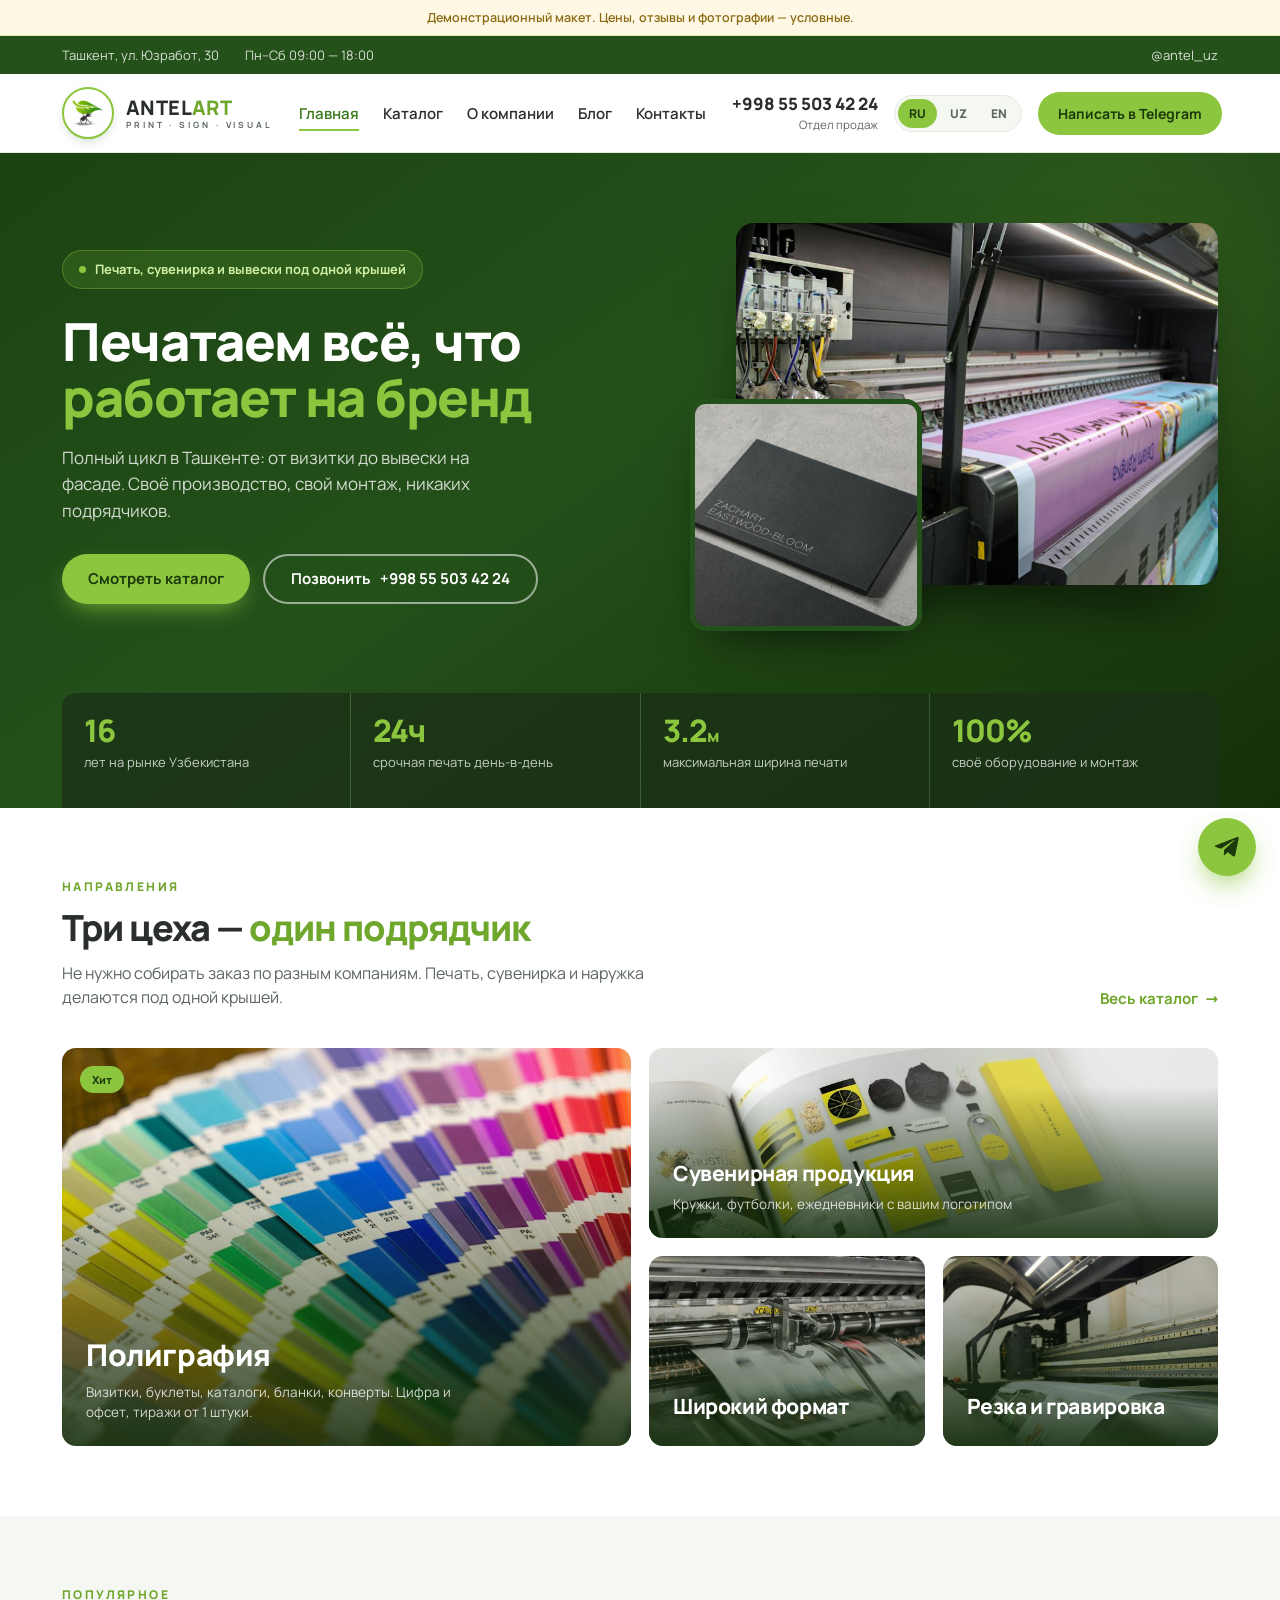
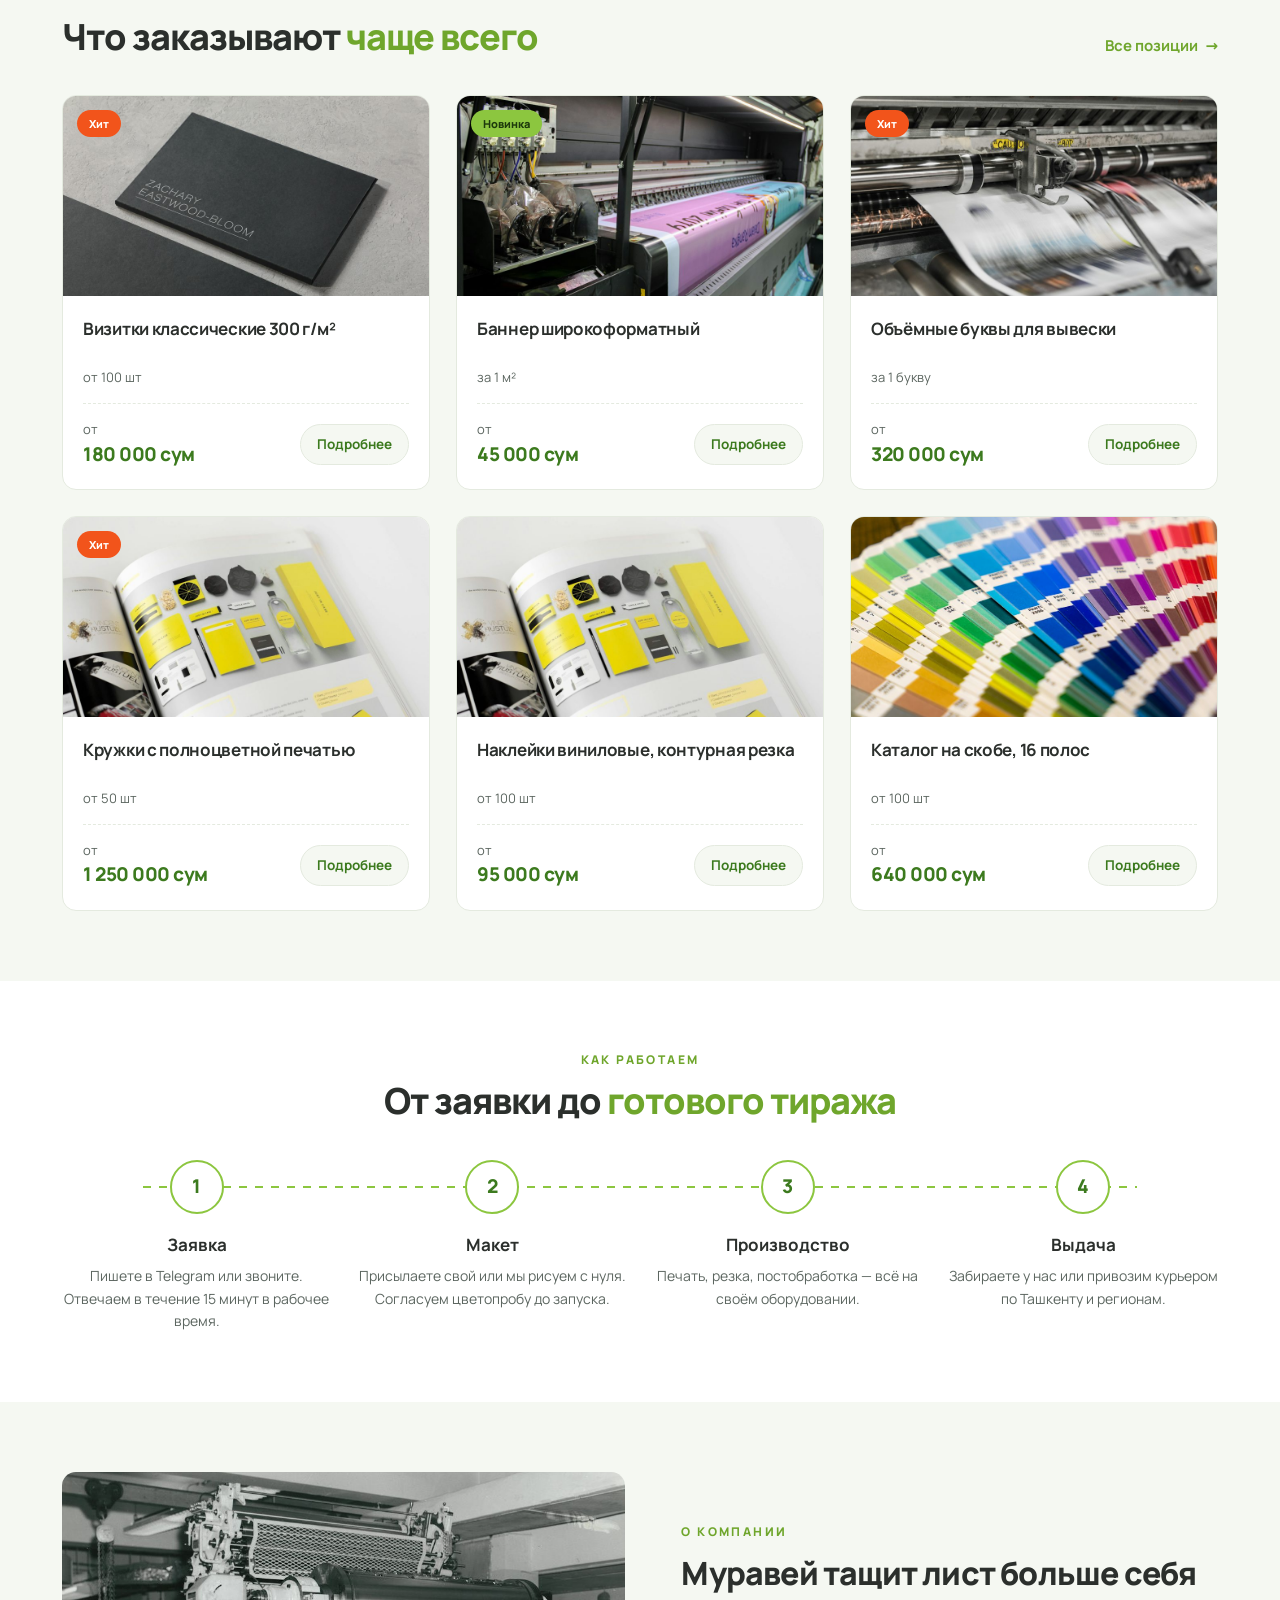
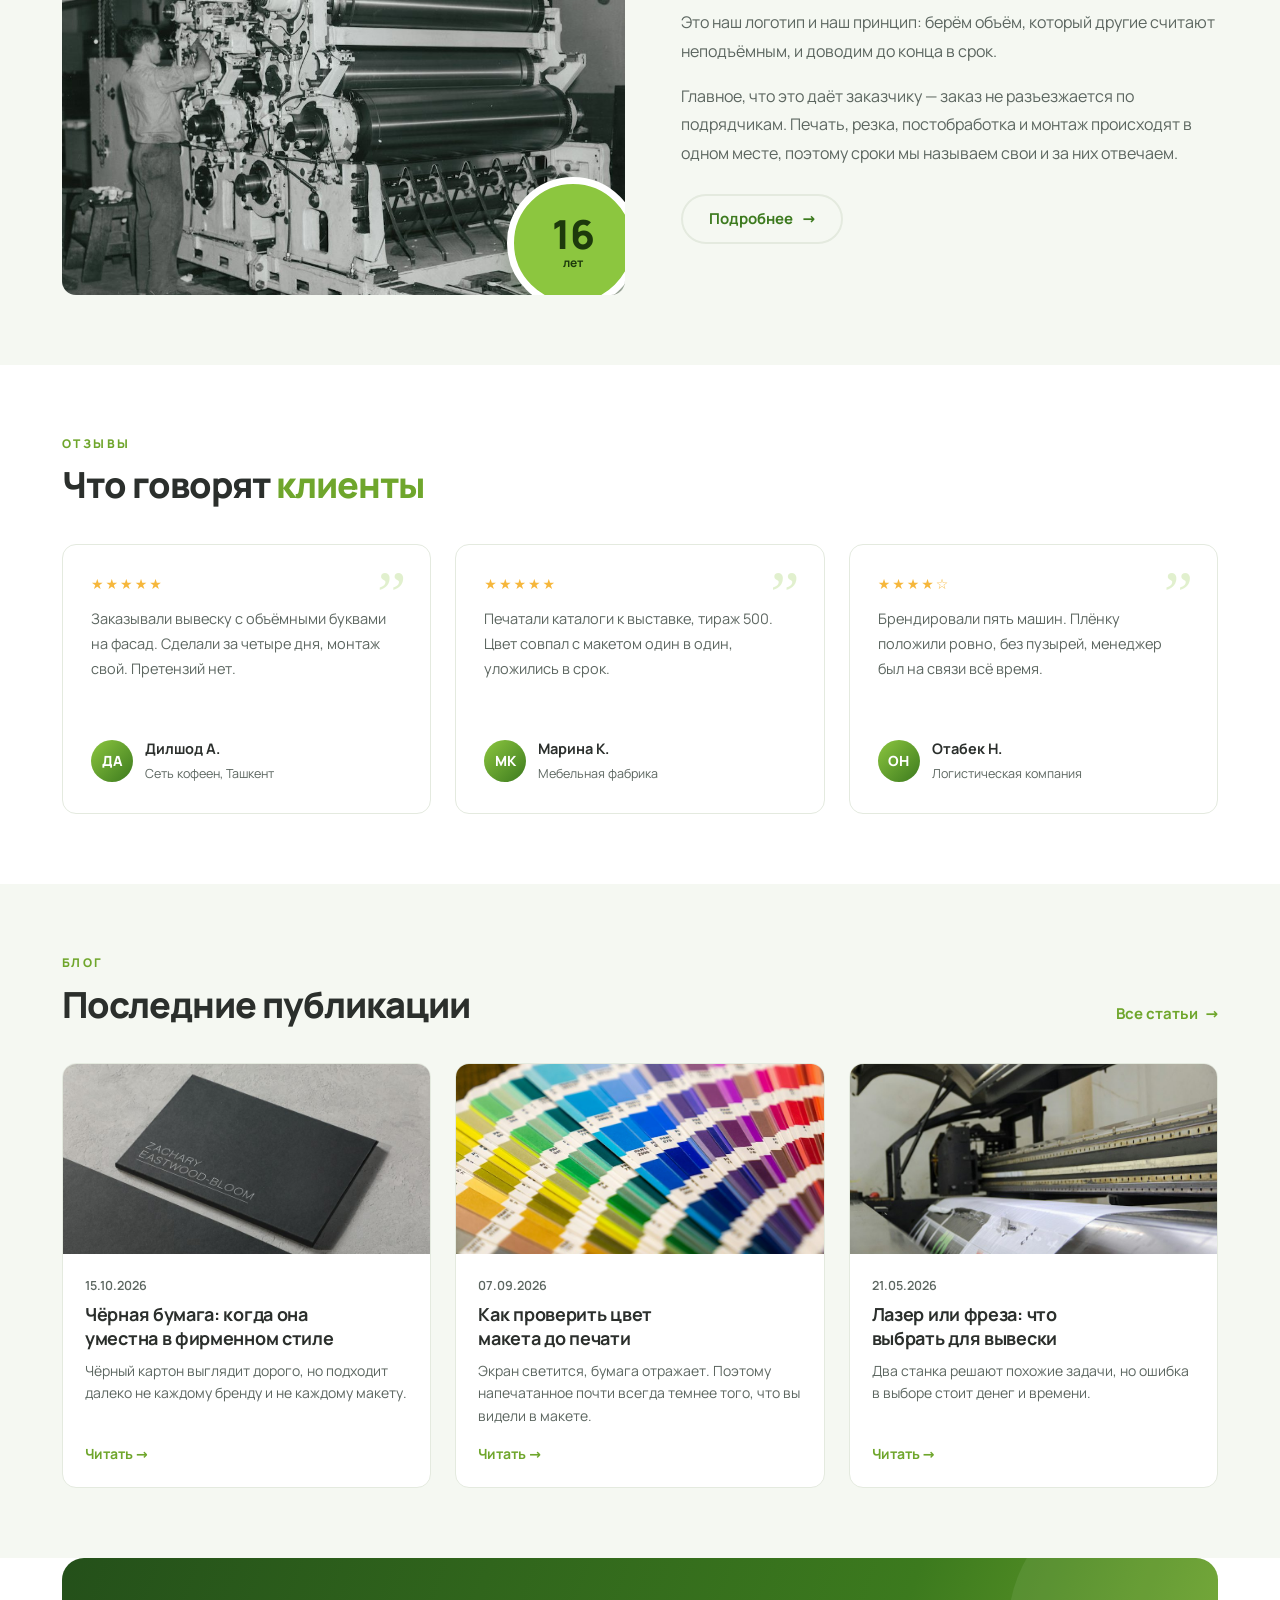
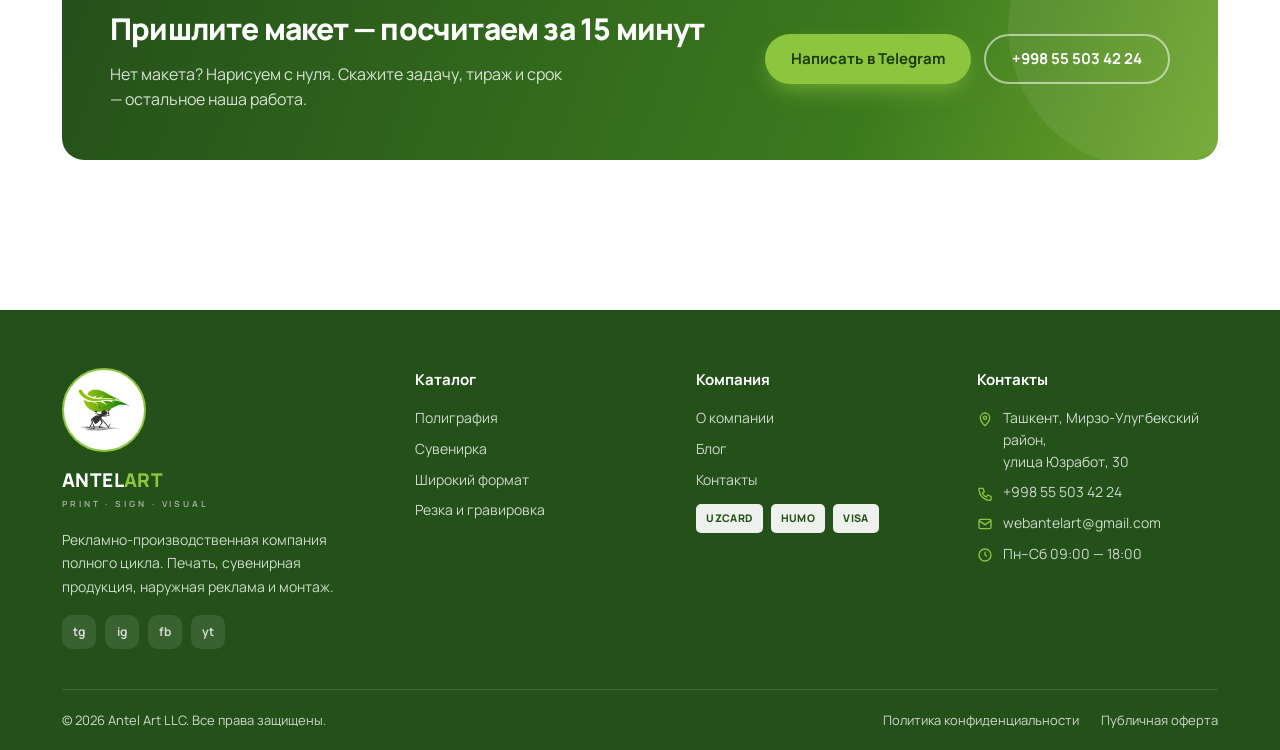
<file: index.html>
<!DOCTYPE html>
<html lang="ru">
<head>
<meta charset="UTF-8">
<meta name="viewport" content="width=device-width, initial-scale=1.0">
<title>Antel Art — реклама, печать и вывески в Ташкенте</title>
<meta name="description" content="Рекламно-производственная компания полного цикла в Ташкенте: полиграфия, сувенирная продукция, широкоформатная печать, наружная реклама и монтаж.">
<link rel="icon" href="logo-mark.png">
<link rel="stylesheet" href="assets/style.css">
</head>
<body data-page="index.html">

<div id="site-header"></div>

<!-- HERO -->
<section class="hero">
  <div class="hero-grid wrap">
    <div class="hero-copy">
      <div class="hbadge"><span class="dot"></span><span data-i18n="hBadge">Печать, сувенирка и вывески под одной крышей</span></div>
      <h1><span data-i18n="h1a">Печатаем всё, что</span> <em data-i18n="h1b">работает на бренд</em></h1>
      <p data-i18n="heroP">Полный цикл в Ташкенте: от визитки до вывески на фасаде. Своё производство, свой монтаж, никаких подрядчиков.</p>
      <div class="hero-actions">
        <a href="catalog.html" class="btn btn-lime" data-i18n="heroB1">Смотреть каталог</a>
        <a href="tel:+998555034224" class="btn btn-out"><span data-i18n="heroCall">Позвонить</span> +998 55 503 42 24</a>
      </div>
    </div>
    <div class="hero-art" aria-hidden="true">
      <div class="ph main"><img src="img/printer-banner.jpg" alt=""></div>
      <div class="ph sub"><img src="img/card-black.jpg" alt=""></div>
    </div>
  </div>
  <div class="wrap">
    <div class="stats">
      <div class="stat"><b>16</b><span data-i18n="st1">лет на рынке Узбекистана</span></div>
      <div class="stat"><b>24ч</b><span data-i18n="st2">срочная печать день-в-день</span></div>
      <div class="stat"><b>3.2<small style="font-size:17px">м</small></b><span data-i18n="st3">максимальная ширина печати</span></div>
      <div class="stat"><b>100%</b><span data-i18n="st4">своё оборудование и монтаж</span></div>
    </div>
  </div>
</section>

<!-- НАПРАВЛЕНИЯ -->
<section class="sec">
  <div class="wrap">
    <div class="sec-head">
      <div>
        <div class="eyebrow" data-i18n="ey1">Направления</div>
        <h2 class="title"><span data-i18n="t1a">Три цеха —</span> <em data-i18n="t1b">один подрядчик</em></h2>
        <p class="lead" data-i18n="l1">Не нужно собирать заказ по разным компаниям.</p>
      </div>
      <a href="catalog.html" class="link-all"><span data-i18n="allCats">Весь каталог</span> →</a>
    </div>
    <div class="bento">
      <a href="catalog.html?cat=print" class="bx big">
        <img src="img/pantone.jpg" alt="">
        <div class="tagc" data-i18n="flagHit">Хит</div>
        <div><h3 data-i18n="bx1t">Полиграфия</h3><p data-i18n="bx1d">Визитки, буклеты, каталоги, бланки, конверты.</p></div>
      </a>
      <a href="catalog.html?cat=souvenir" class="bx wide">
        <img src="img/label.jpg" alt="">
        <div><h3 data-i18n="bx2t">Сувенирная продукция</h3><p data-i18n="bx2d">Кружки, футболки, ежедневники с вашим логотипом</p></div>
      </a>
      <a href="catalog.html?cat=wide" class="bx">
        <img src="img/press.jpg" alt="">
        <div><h3 data-i18n="bx3t">Широкий формат</h3></div>
      </a>
      <a href="catalog.html?cat=cut" class="bx">
        <img src="img/cutting.jpg" alt="">
        <div><h3 data-i18n="bx4t">Резка и гравировка</h3></div>
      </a>
    </div>
  </div>
</section>

<!-- ПОПУЛЯРНОЕ -->
<section class="sec soft">
  <div class="wrap">
    <div class="sec-head">
      <div>
        <div class="eyebrow" data-i18n="ey2">Популярное</div>
        <h2 class="title"><span data-i18n="t2a">Что заказывают</span> <em data-i18n="t2b">чаще всего</em></h2>
      </div>
      <a href="catalog.html" class="link-all"><span data-i18n="allProd">Все позиции</span> →</a>
    </div>
    <div class="grid" id="popular"></div>
  </div>
</section>

<!-- КАК РАБОТАЕМ -->
<section class="sec">
  <div class="wrap">
    <div class="sec-head" style="justify-content:center;text-align:center">
      <div>
        <div class="eyebrow" data-i18n="ey3">Как работаем</div>
        <h2 class="title"><span data-i18n="t3a">От заявки до</span> <em data-i18n="t3b">готового тиража</em></h2>
      </div>
    </div>
    <div class="steps">
      <div class="step"><div class="n">1</div><b data-i18n="s1t">Заявка</b><p data-i18n="s1d"></p></div>
      <div class="step"><div class="n">2</div><b data-i18n="s2t">Макет</b><p data-i18n="s2d"></p></div>
      <div class="step"><div class="n">3</div><b data-i18n="s3t">Производство</b><p data-i18n="s3d"></p></div>
      <div class="step"><div class="n">4</div><b data-i18n="s4t">Выдача</b><p data-i18n="s4d"></p></div>
    </div>
  </div>
</section>

<!-- О КОМПАНИИ -->
<section class="sec soft">
  <div class="wrap">
    <div class="split">
      <div class="split-ph">
        <img src="img/operator.jpg" alt="">
        <div class="badge-years"><b>16</b><span style="font-size:12px" data-i18n="yrs">лет</span></div>
      </div>
      <div class="prose">
        <div class="eyebrow" data-i18n="navAbout">О компании</div>
        <h2 data-i18n="aboutH1">Муравей тащит лист больше себя</h2>
        <p data-i18n="aboutP1"></p>
        <p data-i18n="aboutP3"></p>
        <div style="margin-top:26px"><a href="about.html" class="btn btn-ghost"><span data-i18n="more">Подробнее</span> →</a></div>
      </div>
    </div>
  </div>
</section>

<!-- ОТЗЫВЫ -->
<section class="sec">
  <div class="wrap">
    <div class="sec-head">
      <div>
        <div class="eyebrow" data-i18n="ey5">Отзывы</div>
        <h2 class="title"><span data-i18n="t5a">Что говорят</span> <em data-i18n="t5b">клиенты</em></h2>
      </div>
    </div>
    <div class="revs">
      <div class="rev"><div class="q">&rdquo;</div><div class="stars">★★★★★</div><p data-i18n="r1"></p><div class="who"><div class="av">ДА</div><div><b>Дилшод А.</b><small data-i18n="r1w"></small></div></div></div>
      <div class="rev"><div class="q">&rdquo;</div><div class="stars">★★★★★</div><p data-i18n="r2"></p><div class="who"><div class="av">МК</div><div><b>Марина К.</b><small data-i18n="r2w"></small></div></div></div>
      <div class="rev"><div class="q">&rdquo;</div><div class="stars">★★★★☆</div><p data-i18n="r3"></p><div class="who"><div class="av">ОН</div><div><b>Отабек Н.</b><small data-i18n="r3w"></small></div></div></div>
    </div>
  </div>
</section>

<!-- БЛОГ -->
<section class="sec soft">
  <div class="wrap">
    <div class="sec-head">
      <div>
        <div class="eyebrow" data-i18n="navBlog">Блог</div>
        <h2 class="title" data-i18n="blogT">Последние публикации</h2>
      </div>
      <a href="blog.html" class="link-all"><span data-i18n="blogAll">Все статьи</span> →</a>
    </div>
    <div class="posts" id="posts"></div>
  </div>
</section>

<!-- CTA -->
<section class="sec" style="padding-top:0">
  <div class="wrap">
    <div class="cta">
      <div>
        <h3 data-i18n="ctaT">Пришлите макет — посчитаем за 15 минут</h3>
        <p data-i18n="ctaP"></p>
      </div>
      <div class="acts">
        <a href="https://t.me/antel_uz" target="_blank" rel="noopener" class="btn btn-lime" data-i18n="headCta">Написать в Telegram</a>
        <a href="tel:+998555034224" class="btn btn-out">+998 55 503 42 24</a>
      </div>
    </div>
  </div>
</section>

<div id="site-footer"></div>

<script src="assets/data.js"></script>
<script>
function renderPage(){
  /* популярные товары */
  const picks = ['vizitka-300','banner','letters','mug','sticker','catalog-16'];
  $('#popular').innerHTML = picks
    .map(id => PRODUCTS.find(p => p.id === id))
    .filter(Boolean).map(cardHTML).join('');

  /* последние статьи */
  $('#posts').innerHTML = ARTICLES.map(a => {
    const L = loc(a);
    return `<a href="article.html?id=${a.id}" class="post">
      <div class="ph"><img src="img/${a.img}" alt="" loading="lazy"></div>
      <div class="in">
        <time>${a.date}</time>
        <h3>${L.title}</h3>
        <p>${L.lead}</p>
        <div class="rd">${t('readMore')} →</div>
      </div></a>`;
  }).join('');
}
</script>
<script src="assets/app.js"></script>
</body>
</html>
</file>
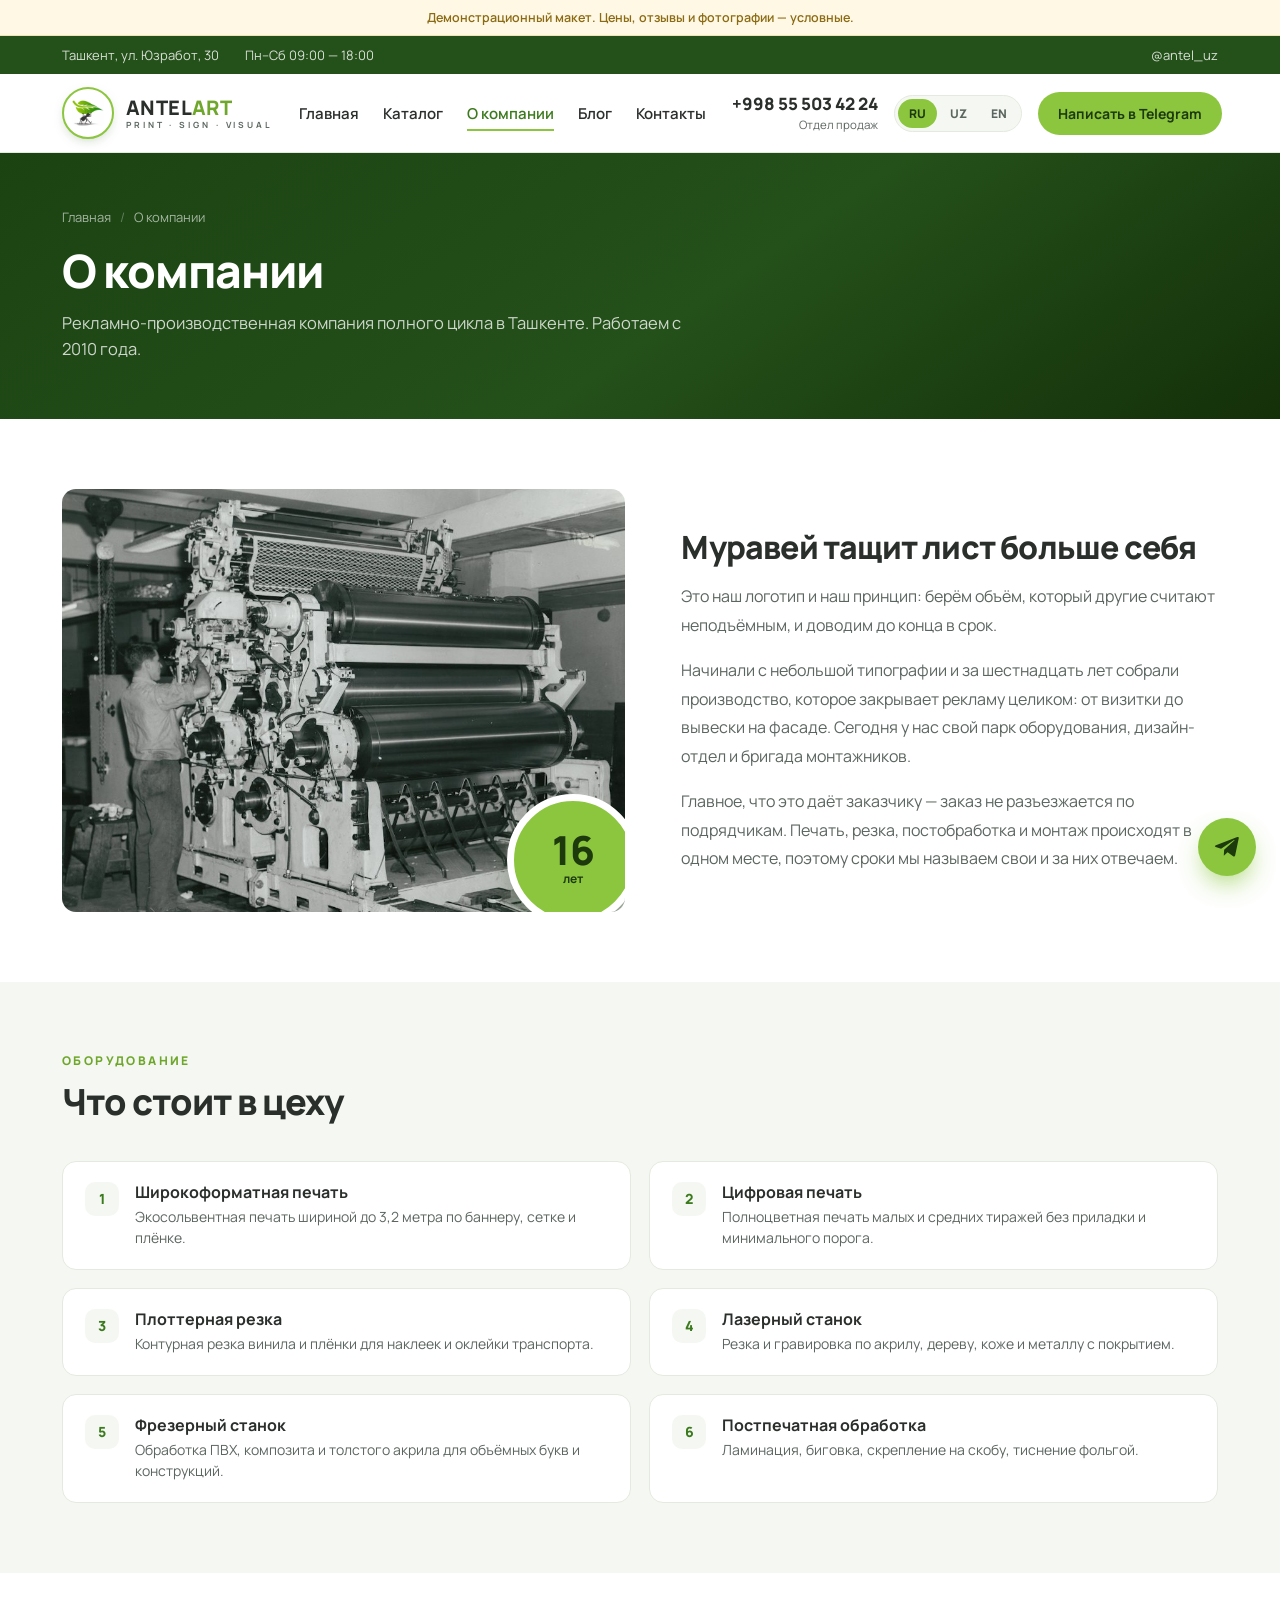
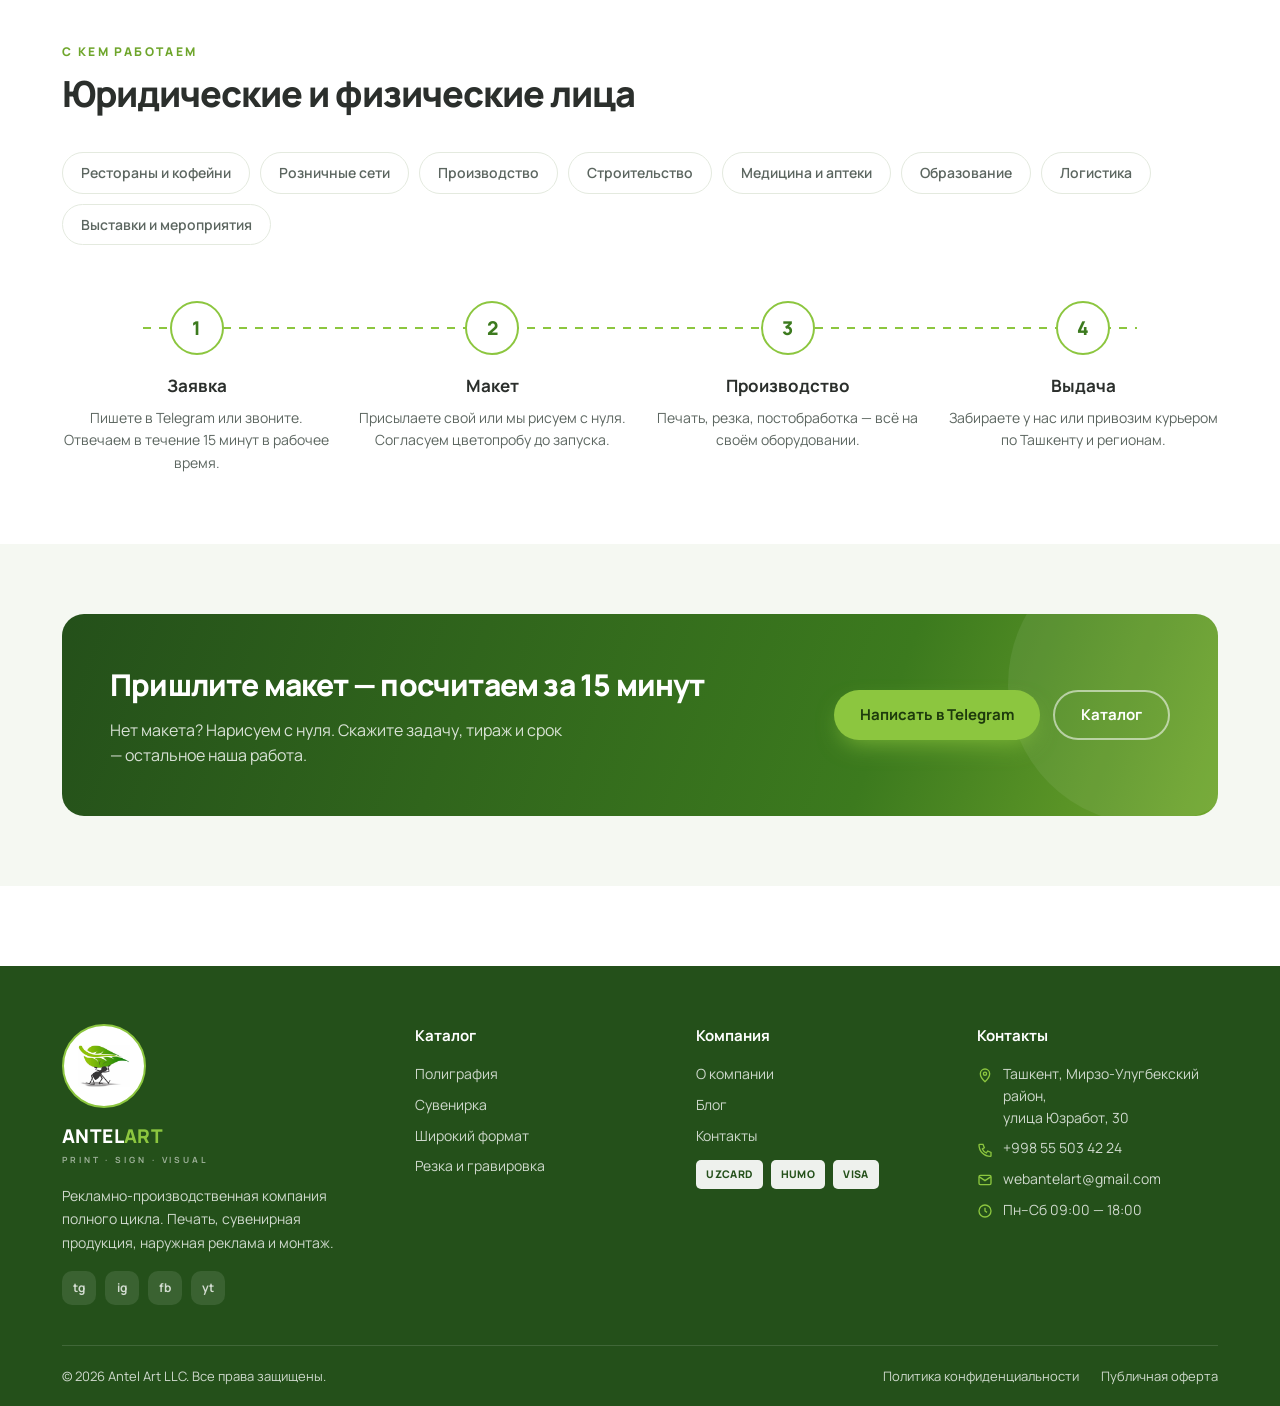
<file: about.html>
<!DOCTYPE html>
<html lang="ru">
<head>
<meta charset="UTF-8">
<meta name="viewport" content="width=device-width, initial-scale=1.0">
<title>О компании — Antel Art</title>
<meta name="description" content="Antel Art — рекламно-производственная компания полного цикла в Ташкенте. Своё оборудование, дизайн-отдел и бригада монтажников.">
<link rel="icon" href="logo-mark.png">
<link rel="stylesheet" href="assets/style.css">
</head>
<body data-page="about.html">

<div id="site-header"></div>

<section class="phead">
  <div class="wrap">
    <div class="crumbs"><a href="index.html" data-i18n="home">Главная</a><i>/</i><span data-i18n="navAbout">О компании</span></div>
    <h1 data-i18n="aboutTitle">О компании</h1>
    <p data-i18n="aboutLead"></p>
  </div>
</section>

<section class="sec">
  <div class="wrap">
    <div class="split">
      <div class="split-ph">
        <img src="img/operator.jpg" alt="">
        <div class="badge-years"><b>16</b><span style="font-size:12px" data-i18n="yrs">лет</span></div>
      </div>
      <div class="prose">
        <h2 data-i18n="aboutH1">Муравей тащит лист больше себя</h2>
        <p data-i18n="aboutP1"></p>
        <p data-i18n="aboutP2"></p>
        <p data-i18n="aboutP3"></p>
      </div>
    </div>
  </div>
</section>

<section class="sec soft">
  <div class="wrap">
    <div class="sec-head">
      <div>
        <div class="eyebrow" data-i18n="aboutEq">Оборудование</div>
        <h2 class="title" data-i18n="aboutEqL">Что стоит в цеху</h2>
      </div>
    </div>
    <div class="features">
      <div class="feat"><div class="num">1</div><div><b data-i18n="eq1"></b><small data-i18n="eq1d"></small></div></div>
      <div class="feat"><div class="num">2</div><div><b data-i18n="eq2"></b><small data-i18n="eq2d"></small></div></div>
      <div class="feat"><div class="num">3</div><div><b data-i18n="eq3"></b><small data-i18n="eq3d"></small></div></div>
      <div class="feat"><div class="num">4</div><div><b data-i18n="eq4"></b><small data-i18n="eq4d"></small></div></div>
      <div class="feat"><div class="num">5</div><div><b data-i18n="eq5"></b><small data-i18n="eq5d"></small></div></div>
      <div class="feat"><div class="num">6</div><div><b data-i18n="eq6"></b><small data-i18n="eq6d"></small></div></div>
    </div>
  </div>
</section>

<section class="sec">
  <div class="wrap">
    <div class="sec-head">
      <div>
        <div class="eyebrow" data-i18n="aboutWork">С кем работаем</div>
        <h2 class="title" data-i18n="aboutWorkL">Юридические и физические лица</h2>
      </div>
    </div>
    <div class="taglist">
      <span data-i18n="aw1"></span><span data-i18n="aw2"></span><span data-i18n="aw3"></span><span data-i18n="aw4"></span>
      <span data-i18n="aw5"></span><span data-i18n="aw6"></span><span data-i18n="aw7"></span><span data-i18n="aw8"></span>
    </div>
    <div class="steps" style="margin-top:56px">
      <div class="step"><div class="n">1</div><b data-i18n="s1t"></b><p data-i18n="s1d"></p></div>
      <div class="step"><div class="n">2</div><b data-i18n="s2t"></b><p data-i18n="s2d"></p></div>
      <div class="step"><div class="n">3</div><b data-i18n="s3t"></b><p data-i18n="s3d"></p></div>
      <div class="step"><div class="n">4</div><b data-i18n="s4t"></b><p data-i18n="s4d"></p></div>
    </div>
  </div>
</section>

<section class="sec soft">
  <div class="wrap">
    <div class="cta">
      <div>
        <h3 data-i18n="ctaT"></h3>
        <p data-i18n="ctaP"></p>
      </div>
      <div class="acts">
        <a href="https://t.me/antel_uz" target="_blank" rel="noopener" class="btn btn-lime" data-i18n="headCta"></a>
        <a href="catalog.html" class="btn btn-out" data-i18n="navCatalog"></a>
      </div>
    </div>
  </div>
</section>

<div id="site-footer"></div>

<script src="assets/data.js"></script>
<script src="assets/app.js"></script>
</body>
</html>
</file>
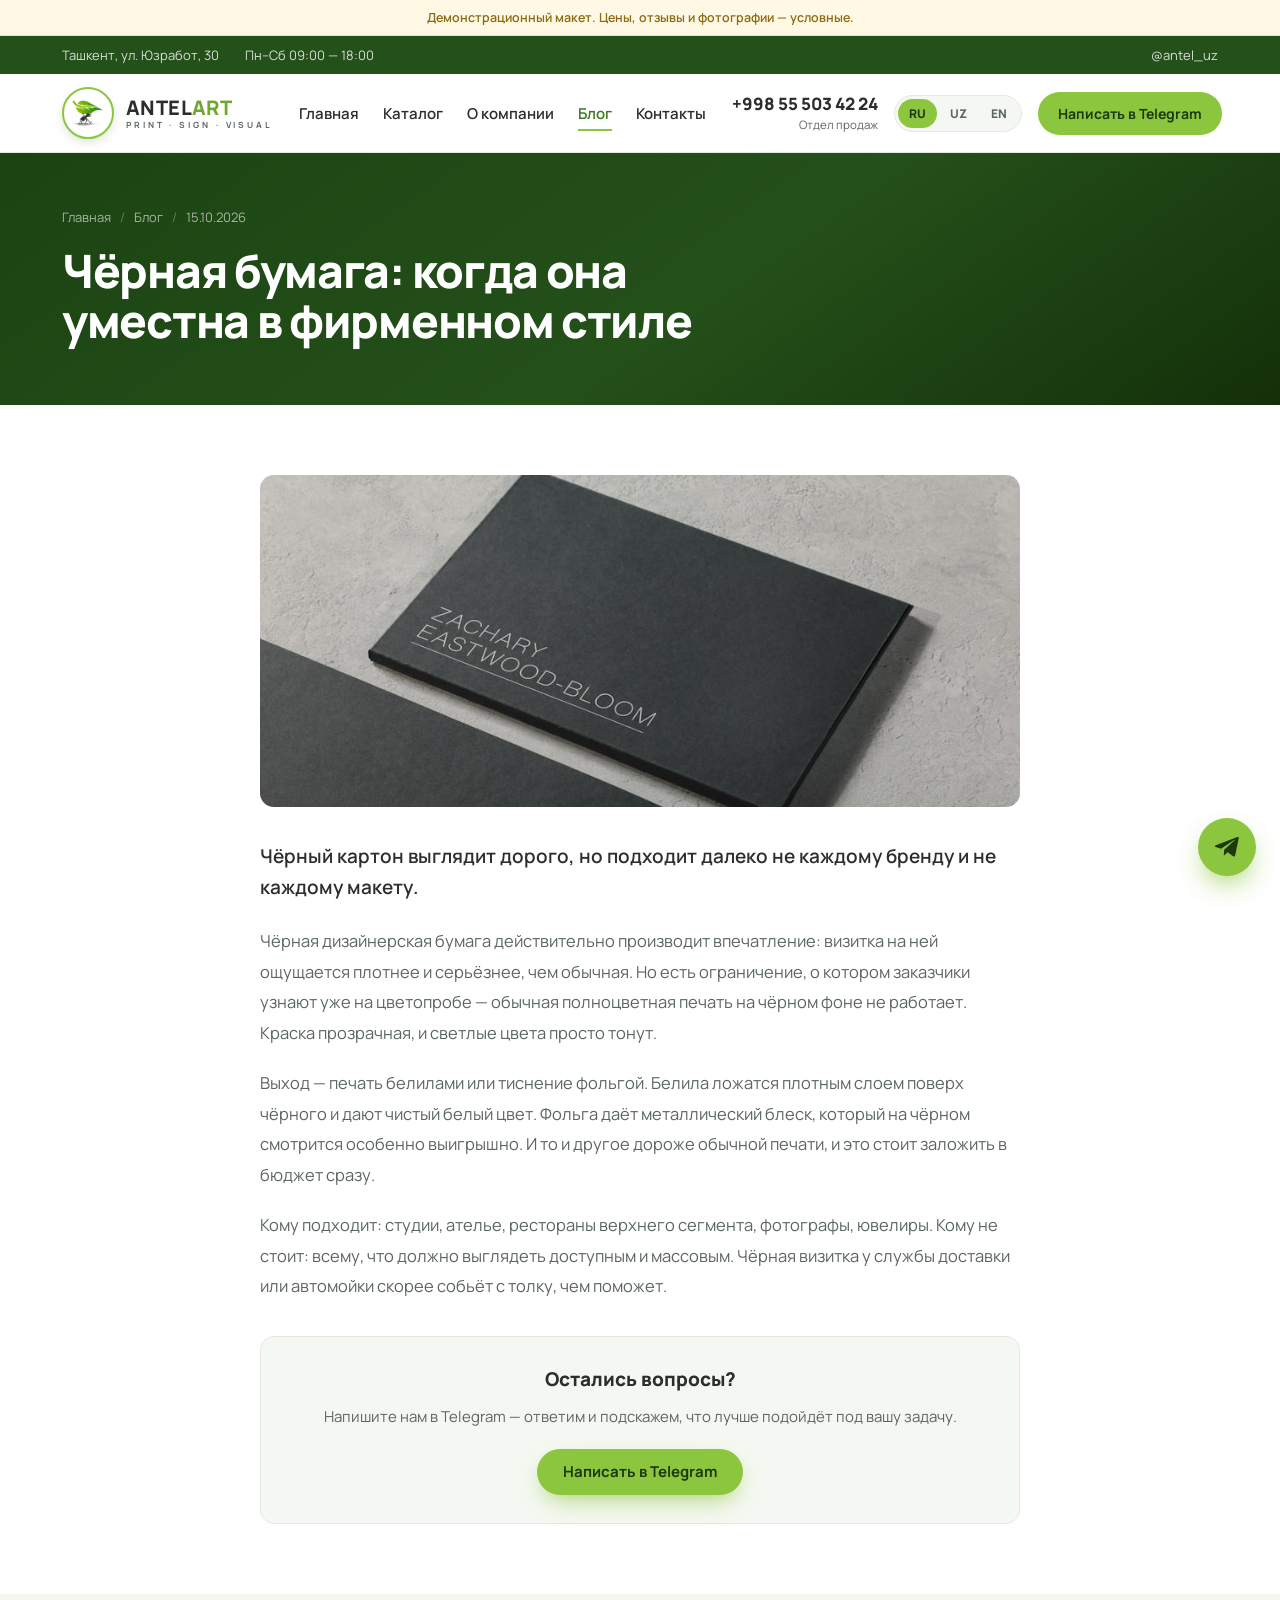
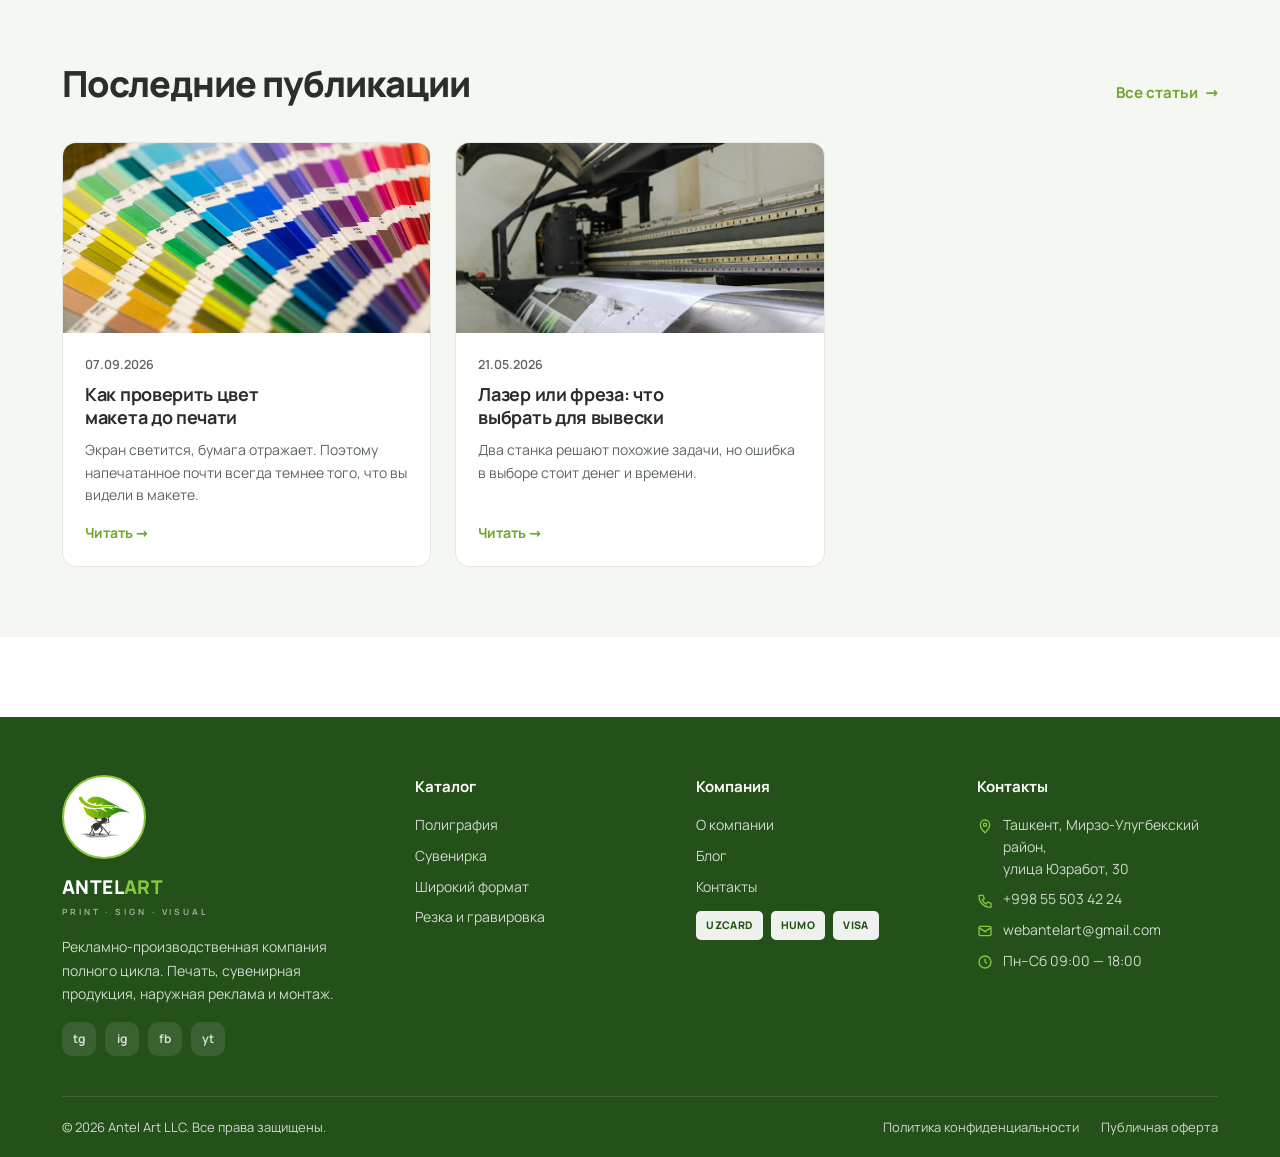
<file: article.html>
<!DOCTYPE html>
<html lang="ru">
<head>
<meta charset="UTF-8">
<meta name="viewport" content="width=device-width, initial-scale=1.0">
<title>Статья — Antel Art</title>
<link rel="icon" href="logo-mark.png">
<link rel="stylesheet" href="assets/style.css">
</head>
<body data-page="blog.html">

<div id="site-header"></div>

<section class="phead" id="phead"></section>

<section class="sec">
  <div class="wrap">
    <div class="article" id="article"></div>
  </div>
</section>

<section class="sec soft" style="padding-top:0">
  <div class="wrap" style="padding-top:70px">
    <div class="sec-head">
      <h2 class="title" data-i18n="blogT">Последние публикации</h2>
      <a href="blog.html" class="link-all"><span data-i18n="artBack">Все статьи</span> →</a>
    </div>
    <div class="posts" id="other"></div>
  </div>
</section>

<div id="site-footer"></div>

<script src="assets/data.js"></script>
<script>
const aid = new URLSearchParams(location.search).get('id');
const A = ARTICLES.find(x => x.id === aid) || ARTICLES[0];

function renderPage(){
  const L = loc(A);
  document.title = L.title + ' — Antel Art';

  $('#phead').innerHTML = `<div class="wrap">
    <div class="crumbs">
      <a href="index.html">${t('home')}</a><i>/</i>
      <a href="blog.html">${t('navBlog')}</a><i>/</i>
      <span>${A.date}</span>
    </div>
    <h1>${L.title}</h1>
  </div>`;

  $('#article').innerHTML =
    `<div class="cover"><img src="img/${A.img}" alt=""></div>
     <p class="lead">${L.lead}</p>
     ${L.body.map(p => `<p>${p}</p>`).join('')}
     <div class="askbox">
       <b>${t('artShare')}</b>
       <p>${t('artShareP')}</p>
       <a href="${TG}" target="_blank" rel="noopener" class="btn btn-lime">${t('headCta')}</a>
     </div>`;

  $('#other').innerHTML = ARTICLES.filter(x => x.id !== A.id).map(a => {
    const O = loc(a);
    return `<a href="article.html?id=${a.id}" class="post">
      <div class="ph"><img src="img/${a.img}" alt="" loading="lazy"></div>
      <div class="in">
        <time>${a.date}</time>
        <h3>${O.title}</h3>
        <p>${O.lead}</p>
        <div class="rd">${t('readMore')} →</div>
      </div></a>`;
  }).join('');
}
</script>
<script src="assets/app.js"></script>
</body>
</html>
</file>
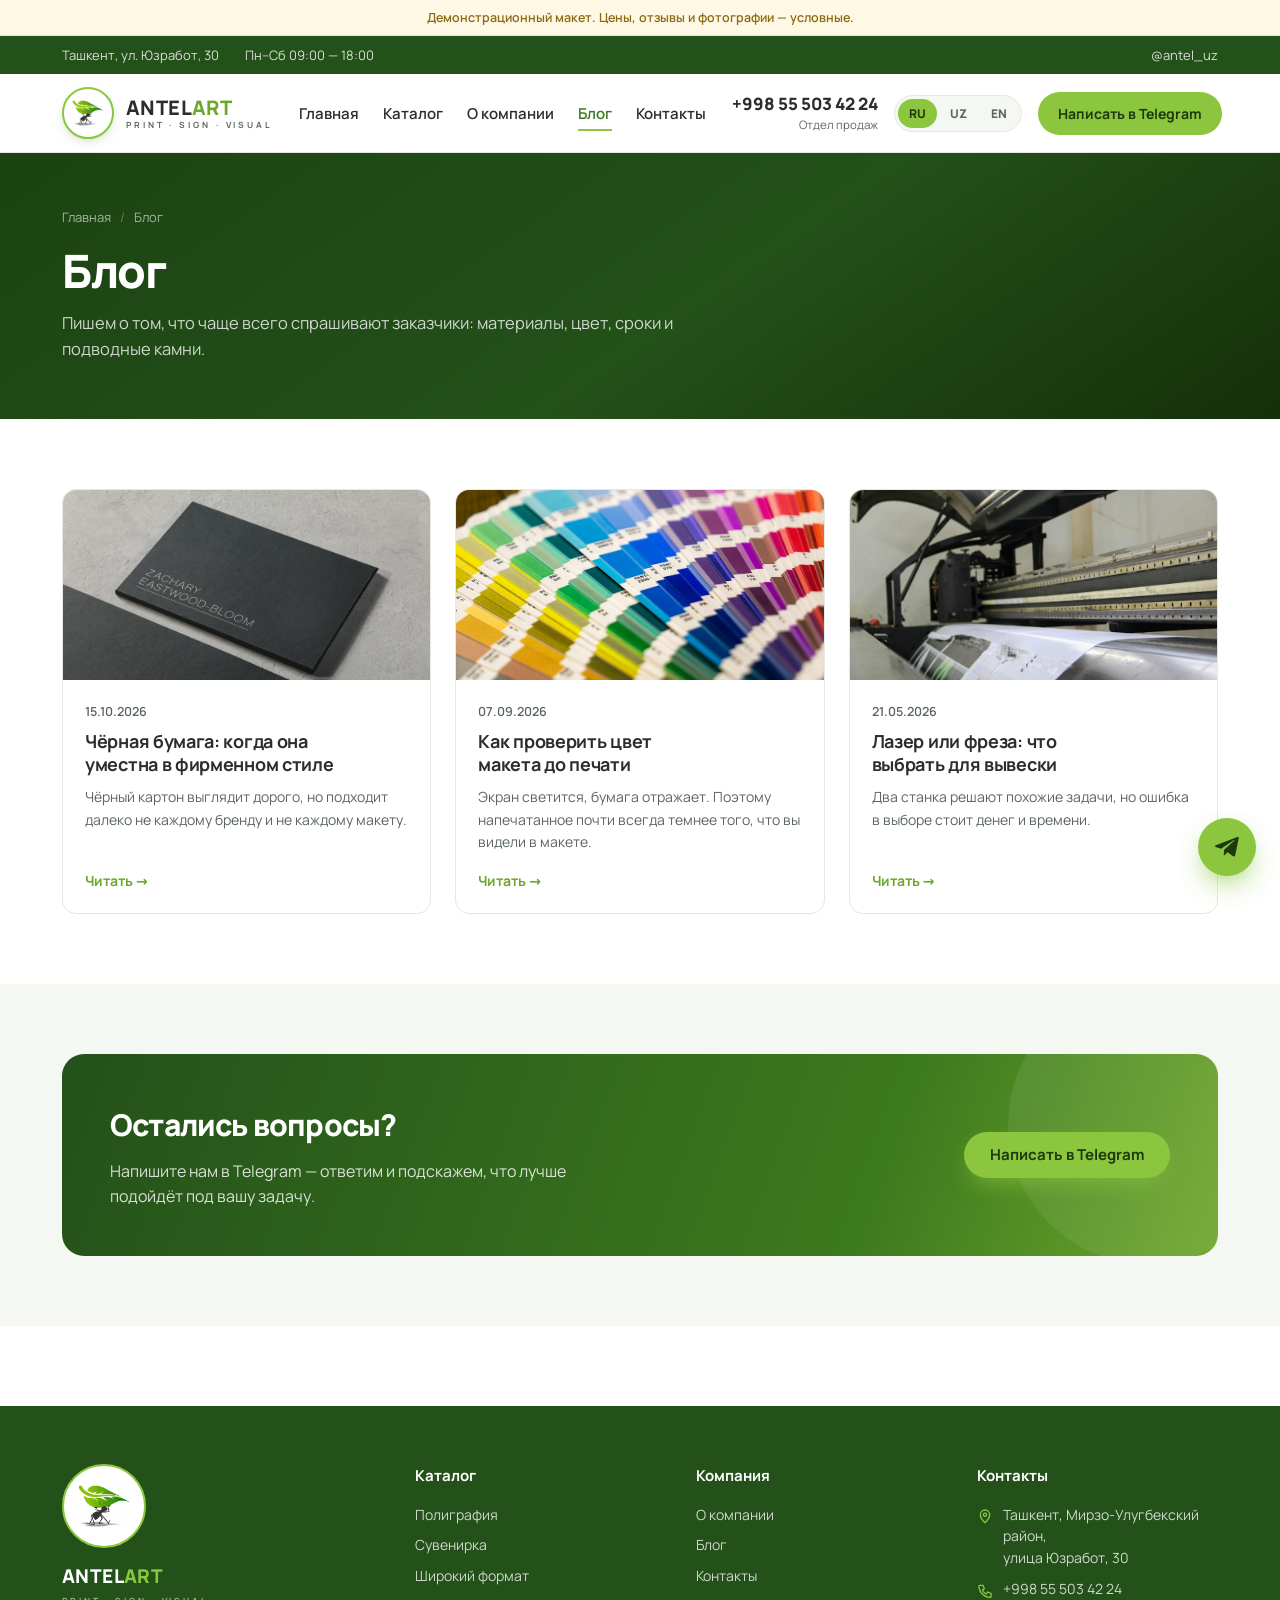
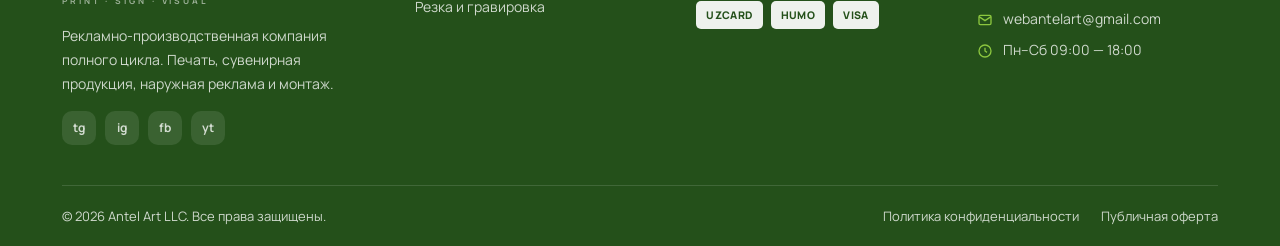
<file: blog.html>
<!DOCTYPE html>
<html lang="ru">
<head>
<meta charset="UTF-8">
<meta name="viewport" content="width=device-width, initial-scale=1.0">
<title>Блог — Antel Art</title>
<meta name="description" content="Статьи Antel Art о материалах, цвете, сроках и подводных камнях в полиграфии и наружной рекламе.">
<link rel="icon" href="logo-mark.png">
<link rel="stylesheet" href="assets/style.css">
</head>
<body data-page="blog.html">

<div id="site-header"></div>

<section class="phead">
  <div class="wrap">
    <div class="crumbs"><a href="index.html" data-i18n="home">Главная</a><i>/</i><span data-i18n="navBlog">Блог</span></div>
    <h1 data-i18n="blogTitle">Блог</h1>
    <p data-i18n="blogLead"></p>
  </div>
</section>

<section class="sec">
  <div class="wrap">
    <div class="posts" id="posts"></div>
  </div>
</section>

<section class="sec soft" style="padding-top:0">
  <div class="wrap" style="padding-top:70px">
    <div class="cta">
      <div>
        <h3 data-i18n="artShare">Остались вопросы?</h3>
        <p data-i18n="artShareP"></p>
      </div>
      <div class="acts">
        <a href="https://t.me/antel_uz" target="_blank" rel="noopener" class="btn btn-lime" data-i18n="headCta"></a>
      </div>
    </div>
  </div>
</section>

<div id="site-footer"></div>

<script src="assets/data.js"></script>
<script>
function renderPage(){
  $('#posts').innerHTML = ARTICLES.map(a => {
    const L = loc(a);
    return `<a href="article.html?id=${a.id}" class="post">
      <div class="ph"><img src="img/${a.img}" alt="" loading="lazy"></div>
      <div class="in">
        <time>${a.date}</time>
        <h3>${L.title}</h3>
        <p>${L.lead}</p>
        <div class="rd">${t('readMore')} →</div>
      </div></a>`;
  }).join('');
}
</script>
<script src="assets/app.js"></script>
</body>
</html>
</file>
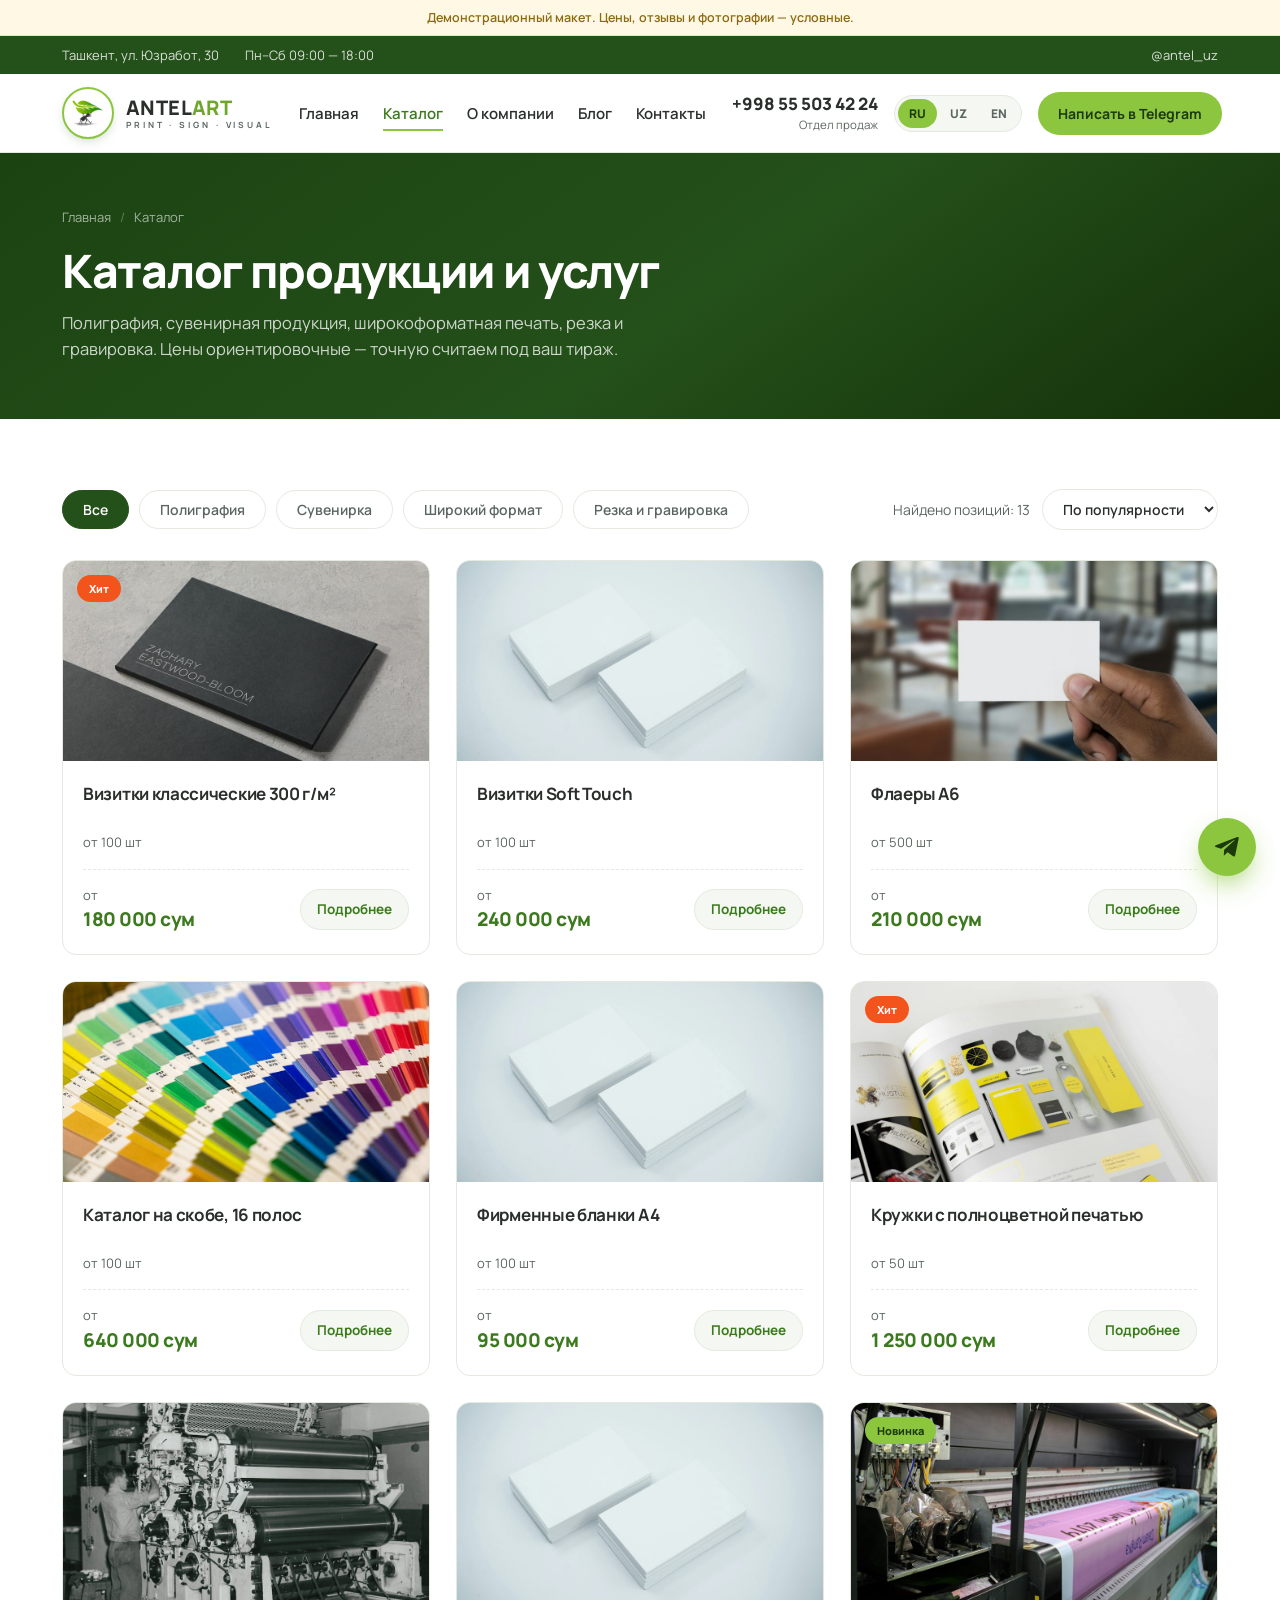
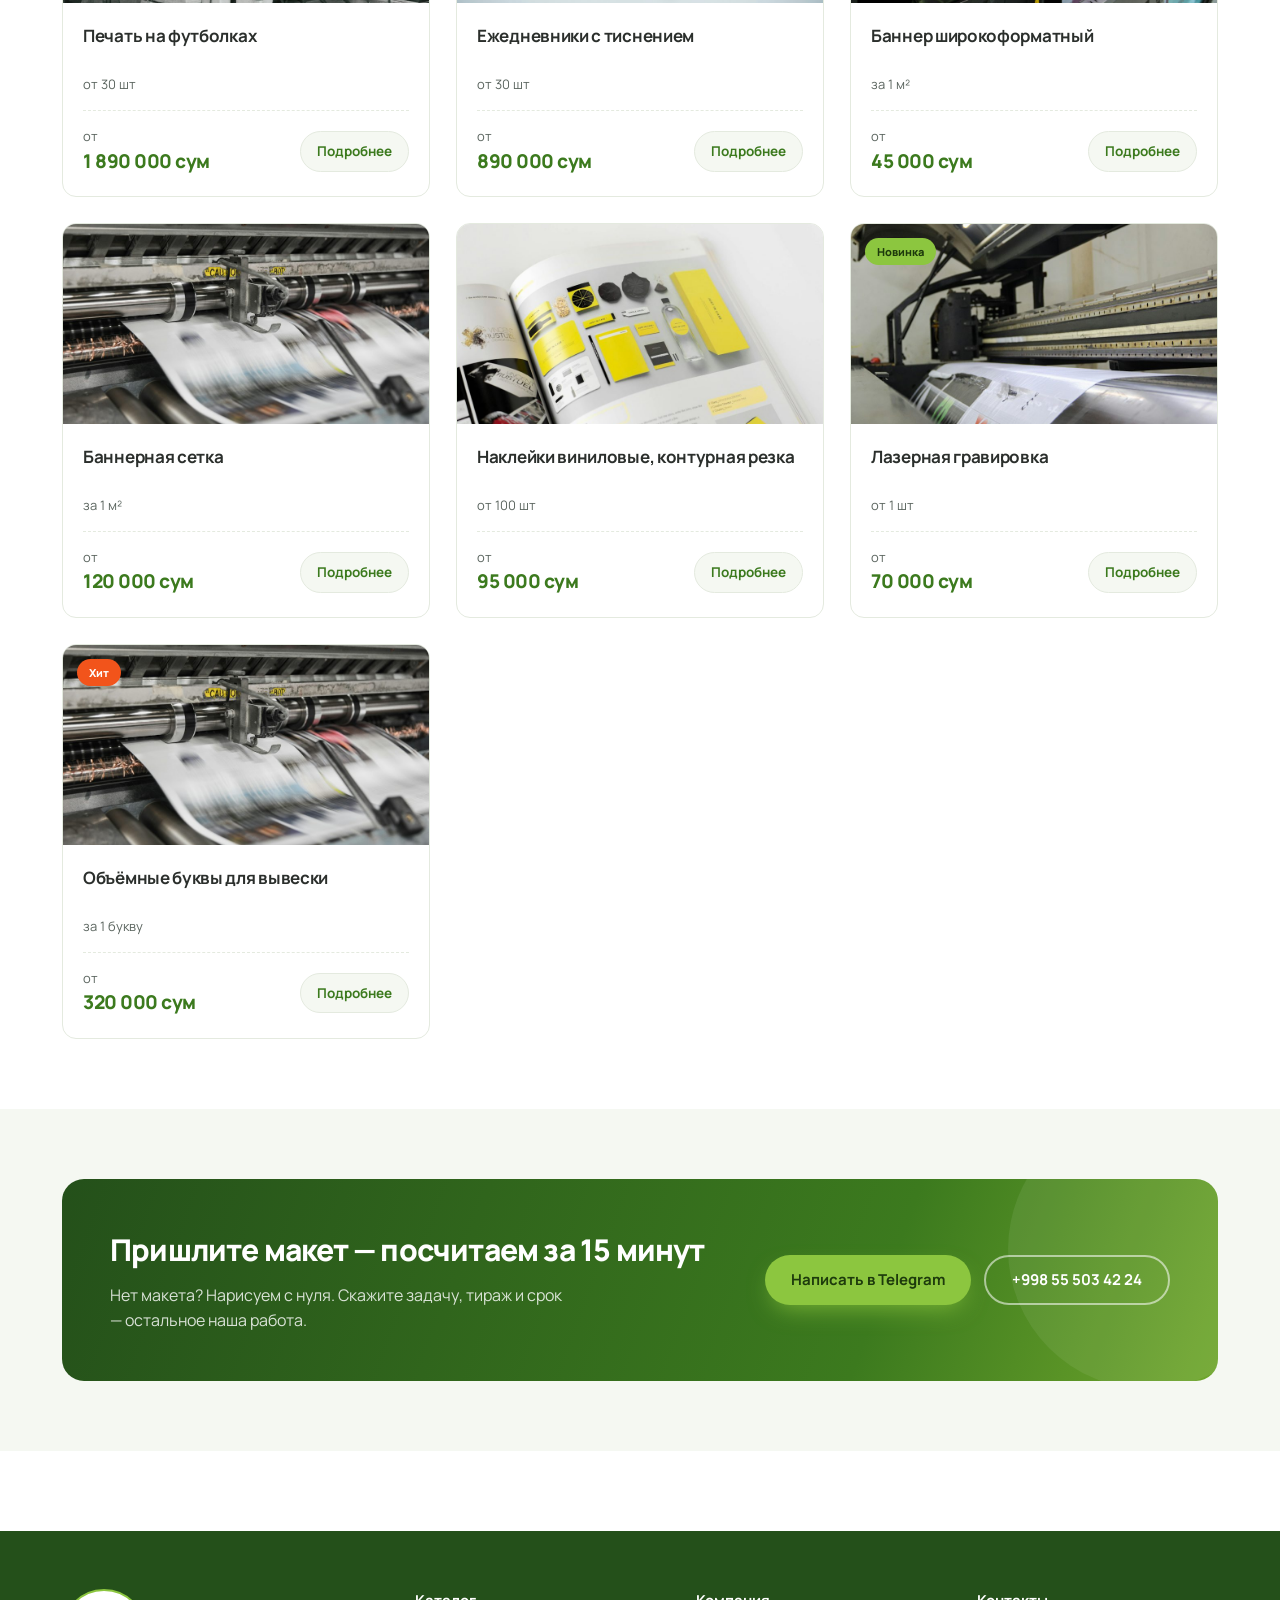
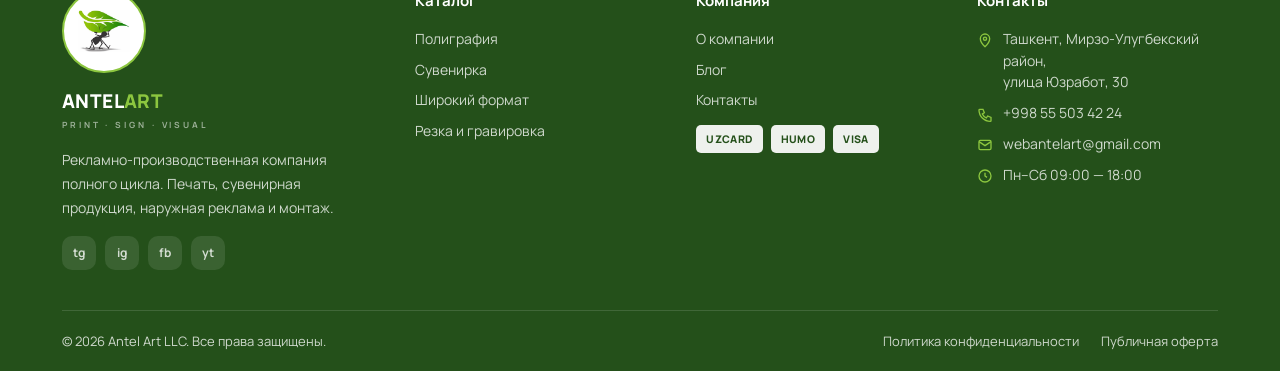
<file: catalog.html>
<!DOCTYPE html>
<html lang="ru">
<head>
<meta charset="UTF-8">
<meta name="viewport" content="width=device-width, initial-scale=1.0">
<title>Каталог — Antel Art</title>
<meta name="description" content="Каталог продукции и услуг Antel Art: полиграфия, сувенирная продукция, широкоформатная печать, резка и гравировка.">
<link rel="icon" href="logo-mark.png">
<link rel="stylesheet" href="assets/style.css">
</head>
<body data-page="catalog.html">

<div id="site-header"></div>

<section class="phead">
  <div class="wrap">
    <div class="crumbs"><a href="index.html" data-i18n="home">Главная</a><i>/</i><span data-i18n="navCatalog">Каталог</span></div>
    <h1 data-i18n="catTitle">Каталог продукции и услуг</h1>
    <p data-i18n="catLead"></p>
  </div>
</section>

<section class="sec">
  <div class="wrap">
    <div class="toolbar">
      <div class="chips" id="chips"></div>
      <div class="tools-right">
        <span class="count" id="count"></span>
        <select class="sort" id="sort"></select>
      </div>
    </div>
    <div class="grid" id="grid"></div>
  </div>
</section>

<section class="sec soft">
  <div class="wrap">
    <div class="cta">
      <div>
        <h3 data-i18n="ctaT">Пришлите макет — посчитаем за 15 минут</h3>
        <p data-i18n="ctaP"></p>
      </div>
      <div class="acts">
        <a href="https://t.me/antel_uz" target="_blank" rel="noopener" class="btn btn-lime" data-i18n="headCta">Написать в Telegram</a>
        <a href="tel:+998555034224" class="btn btn-out">+998 55 503 42 24</a>
      </div>
    </div>
  </div>
</section>

<div id="site-footer"></div>

<script src="assets/data.js"></script>
<script>
let cat  = new URLSearchParams(location.search).get('cat') || 'all';
if (!CATS.includes(cat)) cat = 'all';
let sort = 'default';

function renderPage(){
  /* чипсы категорий */
  $('#chips').innerHTML = CATS.map(c =>
    `<button class="chip${c===cat?' on':''}" data-chip="${c}">${t('cat_'+c)}</button>`).join('');
  $$('[data-chip]').forEach(b => b.addEventListener('click', () => {
    cat = b.dataset.chip;
    history.replaceState(null, '', cat === 'all' ? 'catalog.html' : 'catalog.html?cat=' + cat);
    renderPage(); revealAll();
  }));

  /* сортировка */
  $('#sort').innerHTML =
    `<option value="default">${t('sortDefault')}</option>` +
    `<option value="cheap">${t('sortCheap')}</option>` +
    `<option value="exp">${t('sortExpensive')}</option>`;
  $('#sort').value = sort;
  $('#sort').onchange = e => { sort = e.target.value; renderPage(); revealAll(); };

  /* список */
  let list = PRODUCTS.filter(p => cat === 'all' || p.cat === cat);
  const num = p => parseInt(p.price.replace(/\s/g,''), 10);
  if (sort === 'cheap') list = [...list].sort((a,b) => num(a)-num(b));
  if (sort === 'exp')   list = [...list].sort((a,b) => num(b)-num(a));

  $('#count').textContent = t('found') + ' ' + list.length;
  $('#grid').innerHTML = list.length ? list.map(cardHTML).join('')
                                     : `<div class="empty">${t('emptyCat')}</div>`;
}
</script>
<script src="assets/app.js"></script>
</body>
</html>
</file>
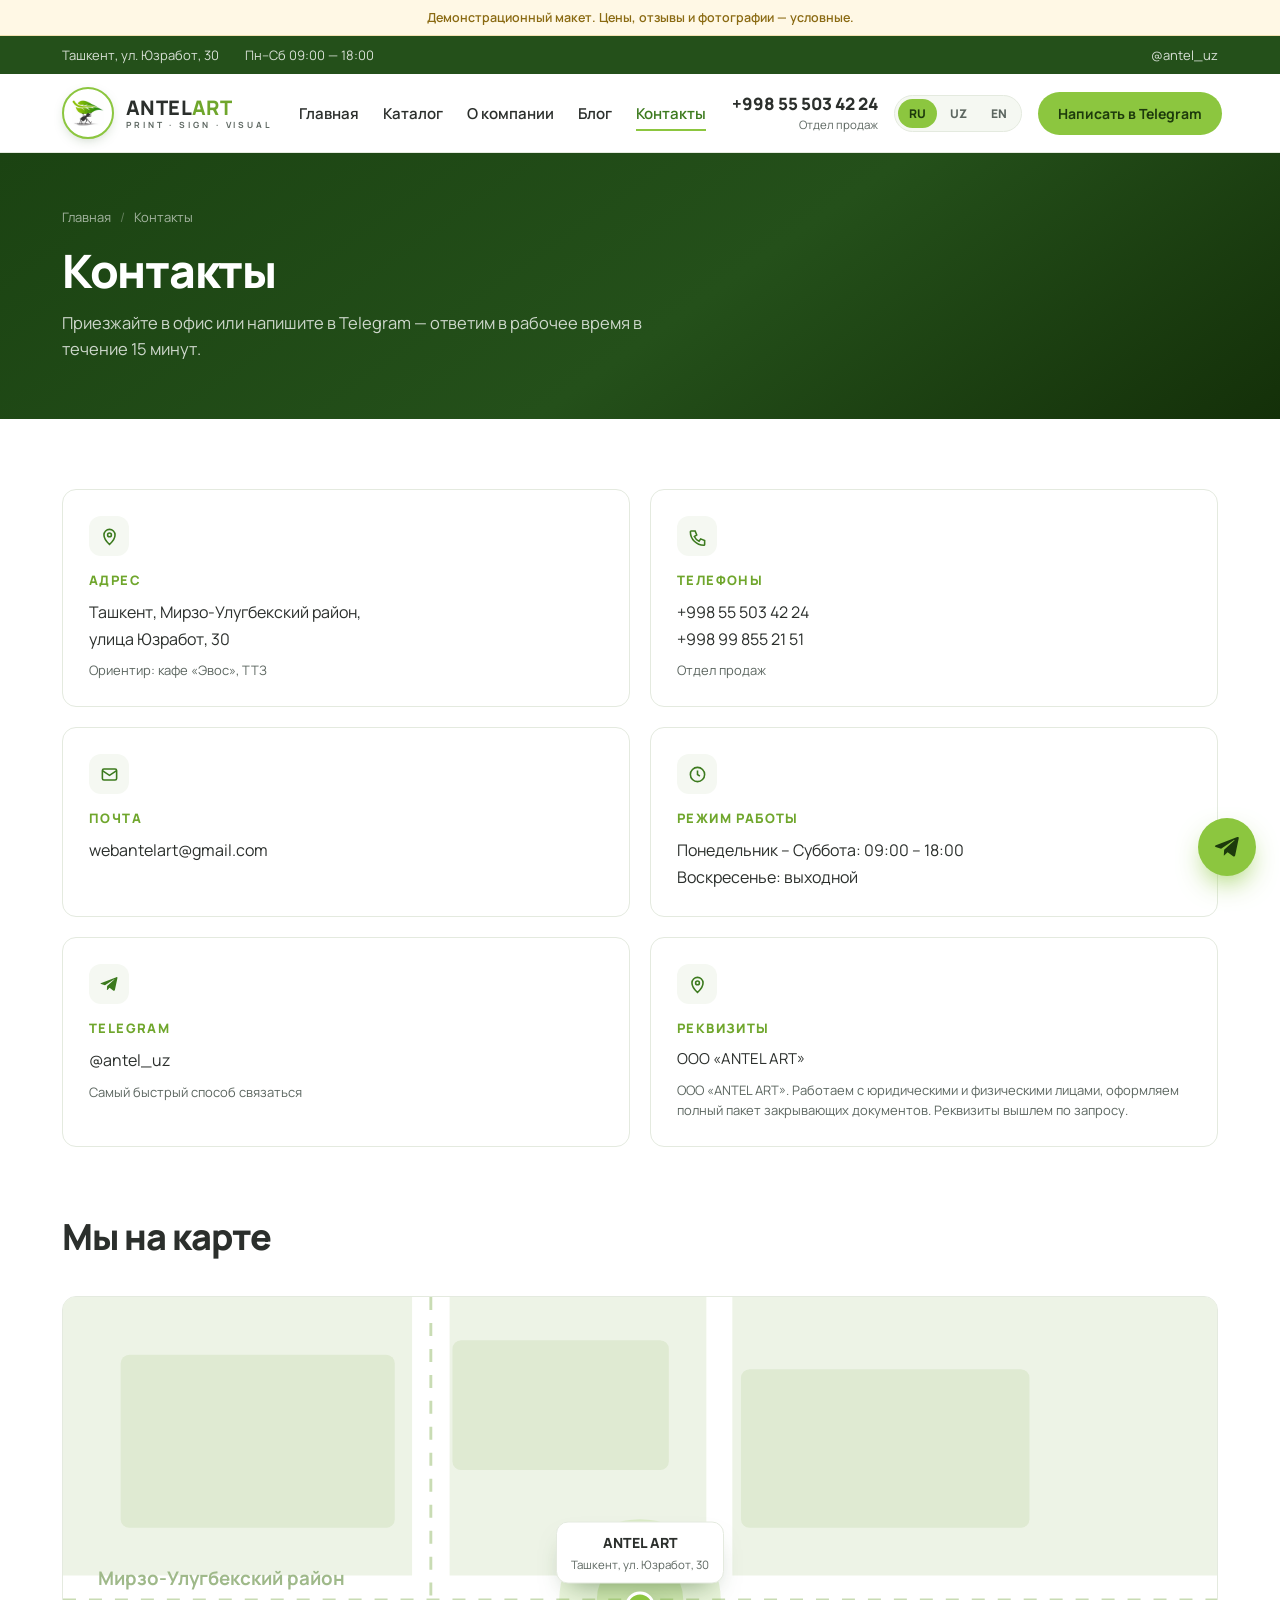
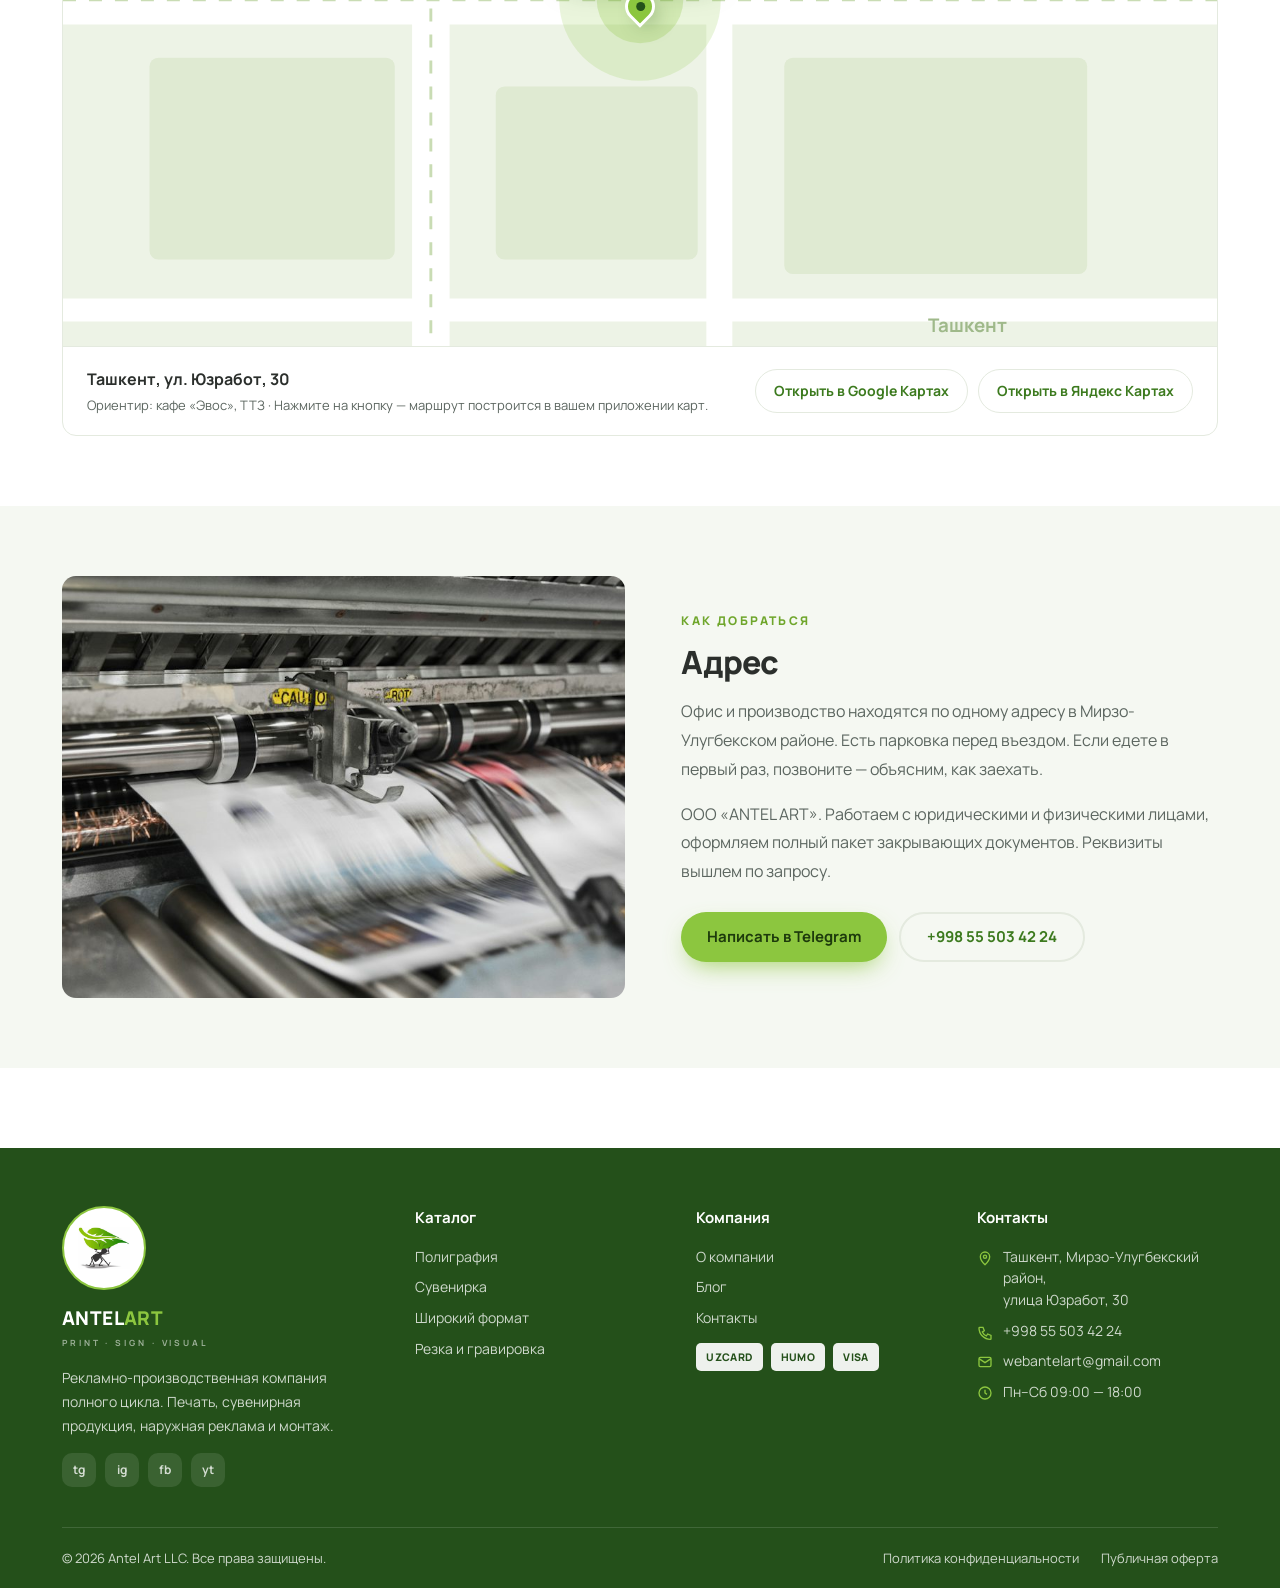
<file: contacts.html>
<!DOCTYPE html>
<html lang="ru">
<head>
<meta charset="UTF-8">
<meta name="viewport" content="width=device-width, initial-scale=1.0">
<title>Контакты — Antel Art</title>
<meta name="description" content="Контакты Antel Art: Ташкент, улица Юзработ, 30. Телефон +998 55 503 42 24, Telegram @antel_uz.">
<link rel="icon" href="logo-mark.png">
<link rel="stylesheet" href="assets/style.css">
</head>
<body data-page="contacts.html">

<div id="site-header"></div>

<section class="phead">
  <div class="wrap">
    <div class="crumbs"><a href="index.html" data-i18n="home">Главная</a><i>/</i><span data-i18n="navContacts">Контакты</span></div>
    <h1 data-i18n="conTitle">Контакты</h1>
    <p data-i18n="conLead"></p>
  </div>
</section>

<section class="sec">
  <div class="wrap">
    <div class="cgrid" id="cgrid"></div>
  </div>
</section>

<section class="sec" style="padding-top:0">
  <div class="wrap">
    <div class="sec-head"><h2 class="title" data-i18n="mapTitle">Мы на карте</h2></div>
    <div class="mapbox" id="mapbox"></div>
  </div>
</section>

<section class="sec soft" style="padding-top:0">
  <div class="wrap" style="padding-top:70px">
    <div class="split">
      <div class="split-ph"><img src="img/press.jpg" alt=""></div>
      <div class="prose">
        <div class="eyebrow" data-i18n="conMap">Как добраться</div>
        <h2 data-i18n="conAddr">Адрес</h2>
        <p data-i18n="conMapV"></p>
        <p data-i18n="conReqV"></p>
        <div style="margin-top:26px;display:flex;gap:12px;flex-wrap:wrap">
          <a href="https://t.me/antel_uz" target="_blank" rel="noopener" class="btn btn-lime" data-i18n="headCta"></a>
          <a href="tel:+998555034224" class="btn btn-ghost">+998 55 503 42 24</a>
        </div>
      </div>
    </div>
  </div>
</section>

<div id="site-footer"></div>

<script src="assets/data.js"></script>
<script>
function renderPage(){
  const card = (icon, label, body, extra) => `<div class="ccard">
    <div class="ic">${ICON[icon]}</div>
    <b>${label}</b>
    ${body}
    ${extra ? `<small>${extra}</small>` : ''}
  </div>`;

  $('#cgrid').innerHTML =
    card('pin', t('conAddr'), `<p>${t('conAddrV')}</p>`, t('conLandmark')) +
    card('phone', t('conPhone'),
      `<a href="tel:+998555034224">+998 55 503 42 24</a><a href="tel:+998998552151">+998 99 855 21 51</a>`,
      t('telSub')) +
    card('mail', t('conMail'),
      `<a href="mailto:webantelart@gmail.com">webantelart@gmail.com</a>`, '') +
    card('clock', t('conHours'), `<p>${t('conHoursV')}</p>`, '') +
    card('tg', t('conTg'),
      `<a href="${TG}" target="_blank" rel="noopener">@antel_uz</a>`, t('conTgV')) +
    card('pin', t('conReq'), `<p style="font-size:15px">ООО «ANTEL ART»</p>`, t('conReqV'));

  /* ---- карта ---- */
  const Q = encodeURIComponent('Antel Art, Yuzrabot 30, Mirzo Ulugbek, Tashkent');
  $('#mapbox').innerHTML = `
    <div class="mapview">
      <svg viewBox="0 0 800 450" preserveAspectRatio="xMidYMid slice" aria-hidden="true">
        <rect width="800" height="450" fill="#EDF3E6"/>
        <g fill="#DFEAD2">
          <rect x="40" y="40" width="190" height="120" rx="6"/>
          <rect x="270" y="30" width="150" height="90" rx="6"/>
          <rect x="470" y="50" width="200" height="110" rx="6"/>
          <rect x="60" y="250" width="170" height="140" rx="6"/>
          <rect x="300" y="270" width="140" height="120" rx="6"/>
          <rect x="500" y="250" width="210" height="150" rx="6"/>
        </g>
        <g stroke="#fff" fill="none" stroke-linecap="round">
          <path d="M0 210 H800" stroke-width="34"/>
          <path d="M255 0 V450" stroke-width="26"/>
          <path d="M455 0 V450" stroke-width="18"/>
          <path d="M0 425 H800" stroke-width="16"/>
        </g>
        <g stroke="#C9DCB4" stroke-width="2" stroke-dasharray="9 9" fill="none">
          <path d="M0 210 H800"/><path d="M255 0 V450"/>
        </g>
        <g fill="#9FB98A" font-size="13" font-family="Manrope, sans-serif" font-weight="700">
          <text x="24" y="200">${t('mapDistrict')}</text>
          <text x="600" y="440">${t('mapCity')}</text>
        </g>
        <circle cx="400" cy="210" r="56" fill="#8CC63F" opacity=".18"/>
        <circle cx="400" cy="210" r="30" fill="#8CC63F" opacity=".26"/>
      </svg>
      <div class="mappin">
        <span class="lbl"><b>ANTEL ART</b><small>${t('stripAddr')}</small></span>
        <span class="drop"></span>
      </div>
    </div>
    <div class="mapfoot">
      <div class="addr">
        <b>${t('stripAddr')}</b>
        <small>${t('conLandmark')} · ${t('mapNote')}</small>
      </div>
      <div class="mbtns">
        <a href="https://www.google.com/maps/search/?api=1&query=${Q}" target="_blank" rel="noopener">${t('mapOpenG')}</a>
        <a href="https://yandex.uz/maps/?text=${Q}" target="_blank" rel="noopener">${t('mapOpenY')}</a>
      </div>
    </div>`;
}
</script>
<script src="assets/app.js"></script>
</body>
</html>
</file>
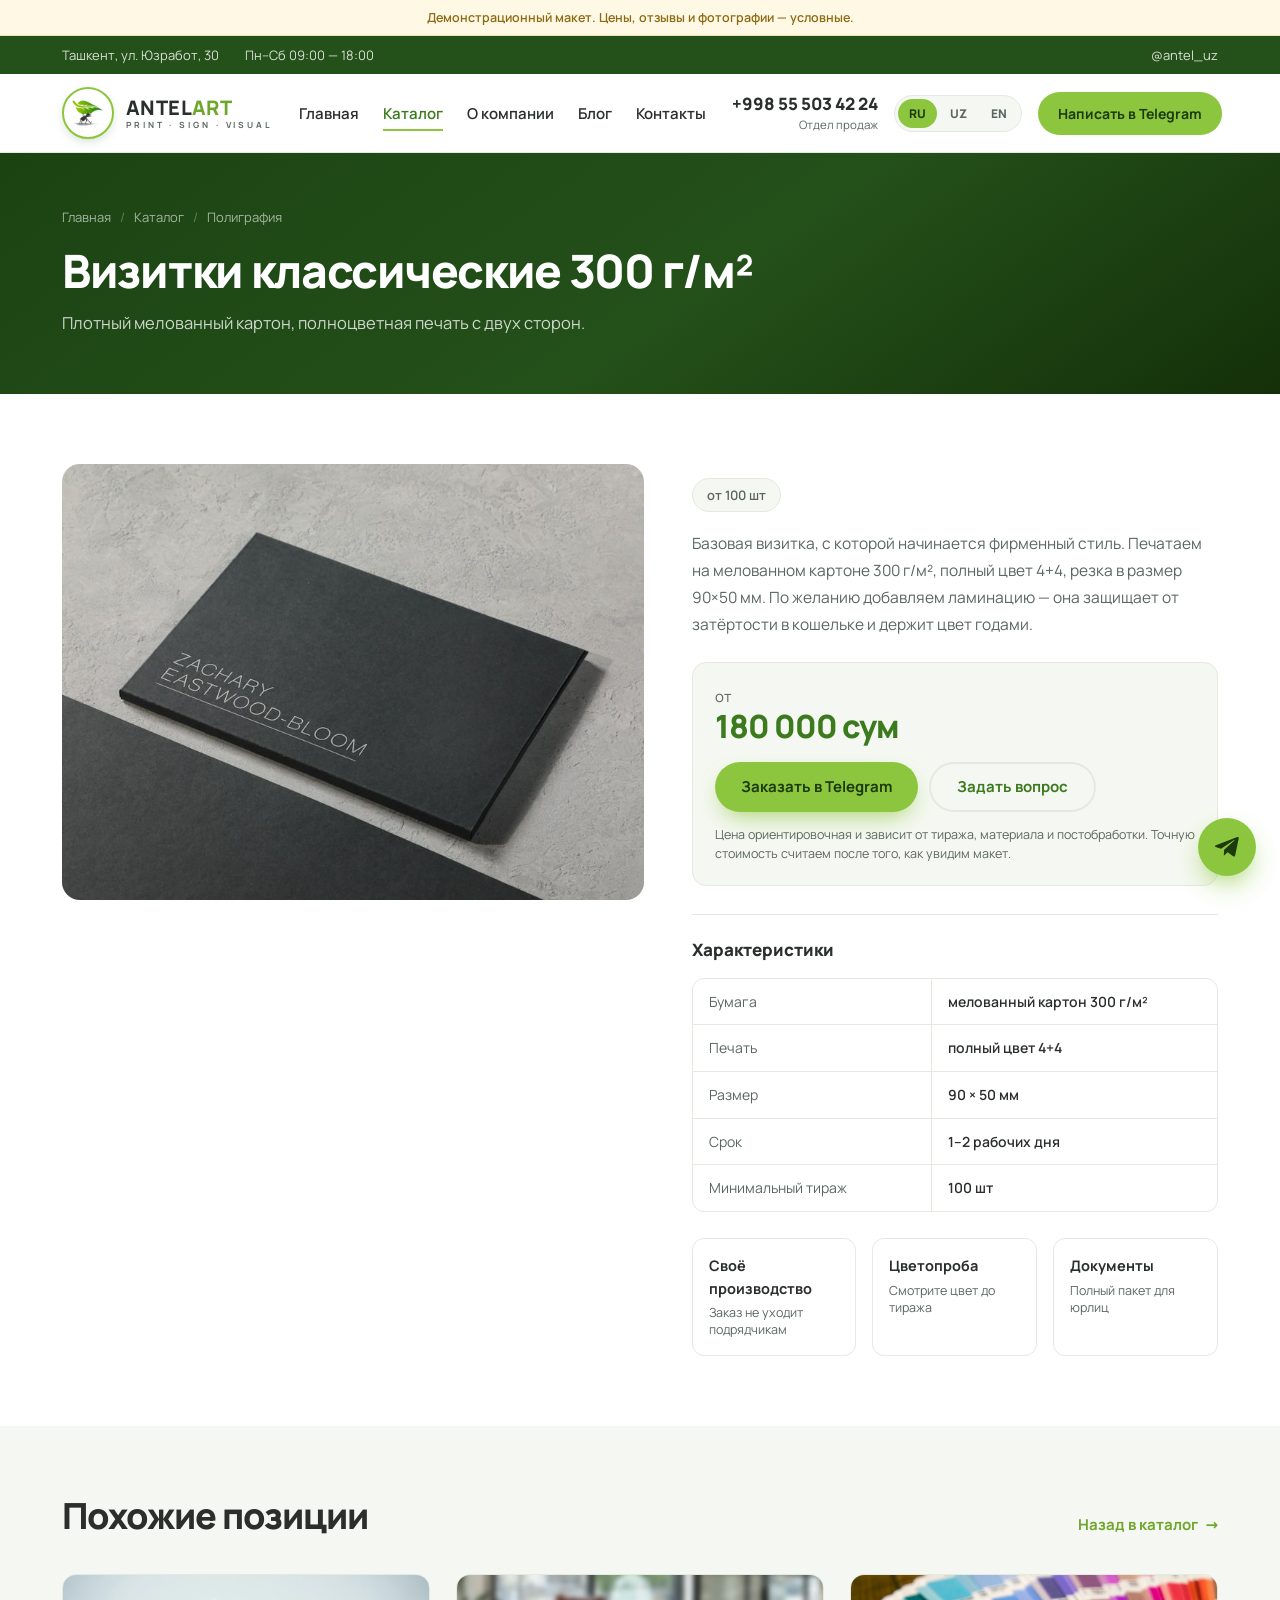
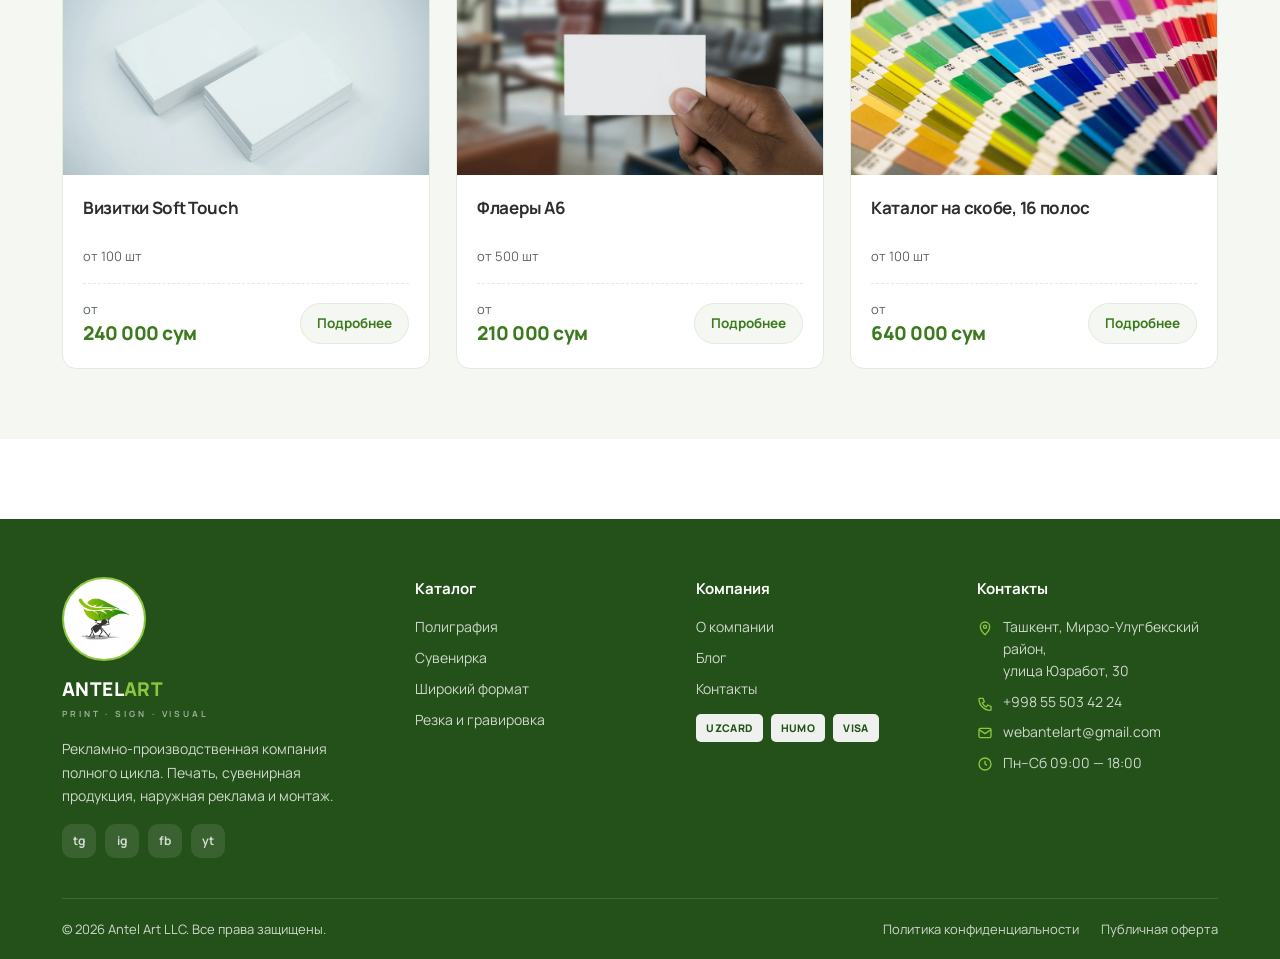
<file: product.html>
<!DOCTYPE html>
<html lang="ru">
<head>
<meta charset="UTF-8">
<meta name="viewport" content="width=device-width, initial-scale=1.0">
<title>Товар — Antel Art</title>
<link rel="icon" href="logo-mark.png">
<link rel="stylesheet" href="assets/style.css">
</head>
<body data-page="catalog.html">

<div id="site-header"></div>

<section class="phead" id="phead"></section>

<section class="sec">
  <div class="wrap">
    <div class="pgrid" id="pgrid"></div>
  </div>
</section>

<section class="sec soft" id="relatedSec">
  <div class="wrap">
    <div class="sec-head"><h2 class="title" data-i18n="prodRelated">Похожие позиции</h2>
      <a href="catalog.html" class="link-all"><span data-i18n="prodBack">Назад в каталог</span> →</a></div>
    <div class="grid" id="related"></div>
  </div>
</section>

<div id="site-footer"></div>

<script src="assets/data.js"></script>
<script>
const pid = new URLSearchParams(location.search).get('id');
const P = PRODUCTS.find(x => x.id === pid) || PRODUCTS[0];

function renderPage(){
  const L = loc(P);
  document.title = L.name + ' — Antel Art';

  $('#phead').innerHTML = `<div class="wrap">
    <div class="crumbs">
      <a href="index.html">${t('home')}</a><i>/</i>
      <a href="catalog.html">${t('navCatalog')}</a><i>/</i>
      <a href="catalog.html?cat=${P.cat}">${t('cat_'+P.cat)}</a>
    </div>
    <h1>${L.name}</h1>
    <p>${L.short}</p>
  </div>`;

  $('#pgrid').innerHTML = `
    <div class="pgal">
      <div class="big"><img src="img/${P.img}" alt="${L.name}"></div>
    </div>
    <div class="pinfo">
      <span class="unit">${L.unit}</span>
      <p class="desc">${L.desc}</p>

      <div class="pricebox">
        <div class="pv">${t('from')}<b>${P.price} ${t('sum')}</b></div>
        <div class="acts">
          <a href="${TG}" target="_blank" rel="noopener" class="btn btn-lime">${t('prodOrder')}</a>
          <a href="tel:+998555034224" class="btn btn-ghost">${t('prodAsk')}</a>
        </div>
        <p class="note">${t('prodNote')}</p>
      </div>

      <div class="specs">
        <h3>${t('prodSpecs')}</h3>
        <dl>${L.specs.map(([k,v]) => `<div class="row"><dt>${k}</dt><dd>${v}</dd></div>`).join('')}</dl>
      </div>

      <div class="why">
        <div><b>${t('prodWhy1')}</b><small>${t('prodWhy1d')}</small></div>
        <div><b>${t('prodWhy2')}</b><small>${t('prodWhy2d')}</small></div>
        <div><b>${t('prodWhy3')}</b><small>${t('prodWhy3d')}</small></div>
      </div>
    </div>`;

  const rel = PRODUCTS.filter(x => x.cat === P.cat && x.id !== P.id).slice(0,3);
  const pool = rel.length ? rel : PRODUCTS.filter(x => x.id !== P.id).slice(0,3);
  $('#related').innerHTML = pool.map(cardHTML).join('');
}
</script>
<script src="assets/app.js"></script>
</body>
</html>
</file>
<file: assets/style.css>
@font-face{font-family:'Manrope';font-style:normal;font-weight:200 800;font-display:swap;src:url([data-uri]) format('woff2');unicode-range:U+0460-052F, U+1C80-1C8A, U+20B4, U+2DE0-2DFF, U+A640-A69F, U+FE2E-FE2F;}
@font-face{font-family:'Manrope';font-style:normal;font-weight:200 800;font-display:swap;src:url([data-uri]) format('woff2');unicode-range:U+0301, U+0400-045F, U+0490-0491, U+04B0-04B1, U+2116;}
@font-face{font-family:'Manrope';font-style:normal;font-weight:200 800;font-display:swap;src:url([data-uri]) format('woff2');unicode-range:U+0100-02BA, U+02BD-02C5, U+02C7-02CC, U+02CE-02D7, U+02DD-02FF, U+0304, U+0308, U+0329, U+1D00-1DBF, U+1E00-1E9F, U+1EF2-1EFF, U+2020, U+20A0-20AB, U+20AD-20C4, U+2113, U+2C60-2C7F, U+A720-A7FF;}
@font-face{font-family:'Manrope';font-style:normal;font-weight:200 800;font-display:swap;src:url([data-uri]) format('woff2');unicode-range:U+0000-00FF, U+0131, U+0152-0153, U+02BB-02BC, U+02C6, U+02DA, U+02DC, U+0304, U+0308, U+0329, U+2000-206F, U+20AC, U+2122, U+2191, U+2193, U+2212, U+2215, U+FEFF, U+FFFD;}/* ============================================================
   Antel Art — стили сайта
   ============================================================ */

:root{
  --lime:#8CC63F; --lime-d:#6FA62C; --green:#3C7A1E; --green-dk:#24501A;
  --ink:#2B2F2C; --body:#5C6660; --line:#E4EADF; --soft:#F5F8F2;
  --r:14px; --sh:0 18px 40px -18px rgba(36,80,26,.28);
}
*{margin:0;padding:0;box-sizing:border-box;overflow-wrap:break-word}
h1,h2,h3,h4{text-wrap:balance}
html{scroll-behavior:smooth}
body{font-family:'Manrope',system-ui,-apple-system,'Segoe UI',sans-serif;color:var(--ink);background:#fff;line-height:1.55;-webkit-font-smoothing:antialiased}
.wrap{max-width:1200px;margin:0 auto;padding:0 22px}
a{text-decoration:none;color:inherit}
button{font-family:inherit;cursor:pointer;border:none;background:none}
img{display:block;max-width:100%}
.eyebrow{font-size:12px;font-weight:800;letter-spacing:2.4px;text-transform:uppercase;color:var(--lime-d);margin-bottom:12px}
h2.title{font-size:clamp(25px,3.2vw,36px);font-weight:800;letter-spacing:-1px;line-height:1.12}
h2.title em{font-style:normal;color:var(--lime-d)}
.lead{color:var(--body);font-size:16px;max-width:620px;margin-top:12px}

/* ---------- buttons ---------- */
.btn{display:inline-flex;align-items:center;justify-content:center;gap:9px;padding:14px 26px;border-radius:40px;font-weight:700;font-size:15px;line-height:1.2;text-align:center;transition:.18s}
.btn-lime{background:var(--lime);color:#1d3a0c;box-shadow:0 10px 24px -8px rgba(140,198,63,.8)}
.btn-lime:hover{background:#9ad64c;transform:translateY(-2px)}
.btn-out{border:2px solid rgba(255,255,255,.55);color:#fff}
.btn-out:hover{background:#fff;color:var(--green-dk);border-color:#fff}
.btn-ghost{border:2px solid var(--line);color:var(--green)}
.btn-ghost:hover{border-color:var(--lime);background:var(--soft)}
.btn-dark{background:var(--green-dk);color:#fff}
.btn-dark:hover{background:var(--green)}

/* ---------- top strip + header ---------- */
.demo{background:#FFF8E5;border-bottom:1px solid #F3E2B2;color:#8A6A12;font-size:12.5px;text-align:center;padding:8px 20px;font-weight:600}
.strip{background:var(--green-dk);color:rgba(255,255,255,.82);font-size:13px}
.strip .wrap{display:flex;align-items:center;gap:26px;min-height:38px;flex-wrap:wrap}
.strip .sp{margin-left:auto;display:flex;gap:22px;align-items:center}
.strip a:hover{color:var(--lime)}
header{position:sticky;top:0;z-index:40;background:rgba(255,255,255,.94);backdrop-filter:blur(12px);border-bottom:1px solid var(--line)}
header .wrap{display:flex;align-items:center;gap:26px;min-height:78px;padding-top:8px;padding-bottom:8px}
.brand{display:flex;align-items:center;gap:12px;flex-shrink:0}
.brand .mark{width:52px;height:52px;border-radius:50%;background:#fff;border:2px solid var(--lime);padding:4px;flex-shrink:0;box-shadow:0 4px 14px -6px rgba(36,80,26,.4)}
.brand .mark img{width:100%;height:100%;object-fit:contain}
.brand .wm{line-height:1.05}
.brand .wm b{display:block;font-size:20px;font-weight:800;letter-spacing:.4px;white-space:nowrap}
.brand .wm b i{font-style:normal;color:var(--lime-d)}
.brand .wm span{display:block;font-size:8.5px;font-weight:700;letter-spacing:2.9px;color:var(--body);margin-top:3px}
nav.main{display:flex;gap:24px;font-size:15px;font-weight:600;white-space:nowrap}
nav.main a{padding:8px 0;position:relative}
nav.main a::after{content:'';position:absolute;left:0;right:100%;bottom:2px;height:2px;background:var(--lime);transition:right .22s}
nav.main a:hover::after,nav.main a.on::after{right:0}
nav.main a.on{color:var(--green)}
.hright{margin-left:auto;display:flex;align-items:center;gap:16px}
.tel{text-align:right;line-height:1.2}
.tel b{display:block;font-size:17px;font-weight:800;white-space:nowrap}
.tel small{font-size:11.5px;color:var(--body)}
.langs{display:flex;gap:2px;background:var(--soft);padding:3px;border-radius:30px;border:1px solid var(--line)}
.langs button{font-size:12px;font-weight:800;padding:6px 11px;border-radius:30px;color:var(--body);transition:.15s}
.langs button.on{background:var(--lime);color:#1d3a0c}
.hcta{display:inline-flex;align-items:center;gap:8px;background:var(--lime);color:#1d3a0c;font-weight:700;font-size:14px;padding:11px 20px;border-radius:30px;transition:.18s;white-space:nowrap}
.hcta:hover{background:#9ad64c}
.burger{display:none;width:42px;height:42px;border-radius:12px;border:1px solid var(--line);flex-direction:column;align-items:center;justify-content:center;gap:4px;background:#fff}
.burger i{width:18px;height:2px;background:var(--ink);border-radius:2px}
.mnav{position:fixed;inset:0;background:rgba(20,45,12,.5);backdrop-filter:blur(3px);z-index:70;opacity:0;pointer-events:none;transition:.22s}
.mnav.on{opacity:1;pointer-events:auto}
.mnav .panel{position:absolute;right:0;top:0;bottom:0;width:min(320px,86vw);background:#fff;padding:26px 24px;display:flex;flex-direction:column;gap:4px;transform:translateX(100%);transition:.26s;overflow:auto}
.mnav.on .panel{transform:none}
.mnav .panel a{padding:14px 2px;font-size:17px;font-weight:700;border-bottom:1px solid var(--line)}
.mnav .panel .btn{margin-top:18px;border-bottom:none}
.mnav .x{align-self:flex-end;font-size:28px;line-height:1;color:var(--body);margin-bottom:8px}

/* ---------- page head ---------- */
.phead{background:linear-gradient(145deg,#1B4312,#24501A 55%,#143009);color:#fff;padding:54px 0 58px}
.phead h1{font-size:clamp(28px,3.8vw,46px);font-weight:800;letter-spacing:-1.3px;line-height:1.1}
.phead p{color:rgba(255,255,255,.78);font-size:16.5px;max-width:620px;margin-top:14px}
.crumbs{display:flex;gap:9px;align-items:center;font-size:13px;color:rgba(255,255,255,.6);margin-bottom:18px;flex-wrap:wrap}
.crumbs a:hover{color:var(--lime)}
.crumbs i{font-style:normal;opacity:.5}

/* ---------- sections ---------- */
.sec{padding:70px 0}
.sec.soft{background:var(--soft)}
.sec-head{display:flex;align-items:flex-end;justify-content:space-between;gap:30px;margin-bottom:38px;flex-wrap:wrap}
.link-all{font-weight:700;font-size:15px;color:var(--lime-d);display:inline-flex;align-items:center;gap:7px;white-space:nowrap}
.link-all:hover{gap:12px}

/* ---------- hero (home) ---------- */
.hero{position:relative;overflow:hidden;background:linear-gradient(145deg,#1B4312 0%,#24501A 45%,#143009 100%);padding:70px 0 0}
.hero::after{content:'';position:absolute;right:-180px;top:-140px;width:620px;height:620px;border-radius:50%;background:radial-gradient(circle,rgba(140,198,63,.16),transparent 66%);pointer-events:none}
.hero-grid{position:relative;z-index:3;display:grid;grid-template-columns:1.04fr .96fr;gap:56px;align-items:center;padding-bottom:62px}
.hero-copy > *{opacity:0;animation:up .85s cubic-bezier(.2,.7,.3,1) forwards}
.hero-copy > *:nth-child(1){animation-delay:.05s}
.hero-copy > *:nth-child(2){animation-delay:.16s}
.hero-copy > *:nth-child(3){animation-delay:.27s}
.hero-copy > *:nth-child(4){animation-delay:.38s}
@keyframes up{from{opacity:0;transform:translateY(22px)}to{opacity:1;transform:none}}
.hbadge{display:inline-flex;align-items:center;gap:9px;max-width:100%;background:rgba(140,198,63,.15);border:1px solid rgba(140,198,63,.36);color:#CFEFA4;font-size:13px;font-weight:700;padding:8px 16px;border-radius:30px;margin-bottom:24px}
.hbadge .dot{width:7px;height:7px;border-radius:50%;background:var(--lime);flex-shrink:0}
.hero h1{font-size:clamp(31px,4.1vw,54px);line-height:1.07;font-weight:800;color:#fff;letter-spacing:-1.5px;min-height:2.14em}
.hero h1 em{font-style:normal;color:var(--lime)}
.hero p{color:rgba(255,255,255,.8);font-size:17px;max-width:460px;margin:20px 0 30px;min-height:4.6em}
.hero-actions{display:flex;gap:13px;flex-wrap:wrap}
.hero-art{position:relative;padding:0 0 46px 46px;opacity:0;animation:up 1s cubic-bezier(.2,.7,.3,1) .3s forwards}
.hero-art .ph{border-radius:18px;overflow:hidden;background:#0d2208}
.hero-art .ph img{width:100%;height:100%;object-fit:cover}
.hero-art .main{aspect-ratio:4/3;box-shadow:0 34px 60px -26px rgba(0,0,0,.72)}
.hero-art .sub{position:absolute;left:0;bottom:0;width:44%;aspect-ratio:1/1;border:5px solid #24501A;border-radius:16px;box-shadow:0 22px 44px -20px rgba(0,0,0,.6);animation:sway 9s ease-in-out 1.2s infinite}
@keyframes sway{0%,100%{transform:translateY(0)}50%{transform:translateY(-9px)}}
.hchip{position:absolute;right:-6px;top:26px;display:flex;align-items:center;gap:12px;background:rgba(255,255,255,.97);border-radius:16px;padding:12px 18px 12px 12px;box-shadow:0 20px 40px -18px rgba(0,0,0,.6)}
.hchip-logo{width:46px;height:46px;border-radius:50%;background:#fff;border:2px solid var(--lime);padding:3px;flex-shrink:0}
.hchip-logo img{width:100%;height:100%;object-fit:contain}
.hchip-txt b{display:block;font-size:23px;font-weight:800;color:var(--green);line-height:1;letter-spacing:-.5px}
.hchip-txt i{display:block;font-style:normal;font-size:11.5px;font-weight:600;color:var(--body);margin-top:3px;width:112px;line-height:1.3}
.stats{position:relative;z-index:3;display:grid;grid-template-columns:repeat(4,1fr);gap:1px;background:rgba(255,255,255,.14);border-radius:var(--r) var(--r) 0 0;overflow:hidden;opacity:0;animation:up .85s cubic-bezier(.2,.7,.3,1) .5s forwards}
.stat{background:rgba(14,36,10,.72);padding:22px}
.stat b{display:block;font-size:31px;font-weight:800;color:var(--lime);letter-spacing:-1px;line-height:1}
.stat span{display:block;font-size:13px;color:rgba(255,255,255,.76);margin-top:6px;min-height:2.6em}

/* ---------- bento ---------- */
.bento{display:grid;grid-template-columns:repeat(4,1fr);grid-auto-rows:190px;gap:18px}
.bx{position:relative;border-radius:var(--r);overflow:hidden;display:flex;align-items:flex-end;padding:24px;color:#fff;isolation:isolate}
.bx img{position:absolute;inset:0;width:100%;height:100%;object-fit:cover;z-index:-2;transition:transform .5s}
.bx::before{content:'';position:absolute;inset:0;z-index:-1;background:linear-gradient(transparent 20%,rgba(20,45,12,.88))}
.bx:hover img{transform:scale(1.06)}
.bx h3{font-size:21px;font-weight:800;letter-spacing:-.4px}
.bx p{font-size:13.5px;color:rgba(255,255,255,.8);margin-top:5px;line-height:1.45;max-width:46ch}
.bx.big{grid-column:span 2;grid-row:span 2}
.bx.big h3{font-size:30px}
.bx.wide{grid-column:span 2}
.bx .tagc{position:absolute;top:18px;left:18px;background:var(--lime);color:#1d3a0c;font-size:11px;font-weight:800;padding:5px 12px;border-radius:20px}

/* ---------- product cards ---------- */
.grid{display:grid;grid-template-columns:repeat(3,1fr);gap:26px}
.card{background:#fff;border:1px solid var(--line);border-radius:var(--r);overflow:hidden;transition:.22s;display:flex;flex-direction:column}
.card:hover{transform:translateY(-6px);box-shadow:var(--sh);border-color:#cfe0c0}
.card .ph{height:200px;overflow:hidden;position:relative;background:var(--soft)}
.card .ph img{width:100%;height:100%;object-fit:cover;transition:transform .5s}
.card:hover .ph img{transform:scale(1.07)}
.flag{position:absolute;top:14px;left:14px;background:var(--lime);color:#1d3a0c;font-size:11px;font-weight:800;padding:5px 12px;border-radius:20px;z-index:2}
.flag.hot{background:#F2541B;color:#fff}
.card .in{padding:20px;display:flex;flex-direction:column;flex:1}
.card h4{font-size:17px;font-weight:700;letter-spacing:-.3px;min-height:2.6em}
.card .meta{font-size:13px;color:var(--body);margin:7px 0 16px}
.card .foot{margin-top:auto;display:flex;align-items:center;justify-content:space-between;gap:12px;padding-top:15px;border-top:1px dashed var(--line)}
.card .pr{font-size:13px;color:var(--body)}
.card .pr b{display:block;font-size:19px;font-weight:800;color:var(--green);letter-spacing:-.5px;white-space:nowrap}
.mini{background:var(--soft);border:1px solid var(--line);color:var(--green);font-weight:700;font-size:13.5px;padding:9px 16px;border-radius:30px;transition:.15s;white-space:nowrap}
.card:hover .mini{background:var(--lime);border-color:var(--lime);color:#1d3a0c}
.empty{grid-column:1/-1;text-align:center;padding:60px 0;color:var(--body);font-size:15px}

/* ---------- catalog toolbar ---------- */
.toolbar{display:flex;align-items:center;gap:16px;flex-wrap:wrap;margin-bottom:30px}
.chips{display:flex;gap:10px;flex-wrap:wrap}
.chip{border:1px solid var(--line);background:#fff;border-radius:30px;padding:9px 20px;font-size:14px;font-weight:600;color:var(--body);transition:.15s}
.chip:hover{border-color:var(--lime)}
.chip.on{background:var(--green-dk);border-color:var(--green-dk);color:#fff}
.tools-right{margin-left:auto;display:flex;align-items:center;gap:12px;flex-wrap:wrap}
.count{font-size:14px;color:var(--body);white-space:nowrap}
select.sort{border:1px solid var(--line);border-radius:30px;padding:9px 16px;font-family:inherit;font-size:14px;font-weight:600;color:var(--ink);background:#fff;outline:none}
select.sort:focus{border-color:var(--lime)}

/* ---------- product page ---------- */
.pgrid{display:grid;grid-template-columns:1.05fr .95fr;gap:48px;align-items:start}
.pgal .big{border-radius:18px;overflow:hidden;aspect-ratio:4/3;background:var(--soft)}
.pgal .big img{width:100%;height:100%;object-fit:cover}
.pinfo h1{font-size:clamp(24px,3vw,34px);font-weight:800;letter-spacing:-1px;line-height:1.14}
.pinfo .unit{display:inline-block;background:var(--soft);border:1px solid var(--line);border-radius:30px;padding:6px 14px;font-size:13px;font-weight:600;color:var(--body);margin-top:14px}
.pinfo .desc{color:var(--body);font-size:15.5px;line-height:1.75;margin-top:18px}
.pricebox{background:var(--soft);border:1px solid var(--line);border-radius:var(--r);padding:22px;margin-top:24px}
.pricebox .pv{font-size:15px;color:var(--body)}
.pricebox .pv b{display:block;font-size:32px;font-weight:800;color:var(--green);letter-spacing:-1px;line-height:1.1}
.pricebox .acts{display:flex;gap:11px;flex-wrap:wrap;margin-top:18px}
.pricebox .note{font-size:12.5px;color:var(--body);margin-top:14px;line-height:1.5}
.specs{margin-top:28px;border-top:1px solid var(--line)}
.specs h3{font-size:17px;font-weight:800;margin:22px 0 14px}
.specs dl{display:grid;gap:1px;background:var(--line);border:1px solid var(--line);border-radius:12px;overflow:hidden}
.specs .row{display:grid;grid-template-columns:1fr 1.2fr;gap:1px;background:var(--line)}
.specs dt{background:#fff;padding:12px 16px;font-size:14px;color:var(--body)}
.specs dd{background:#fff;padding:12px 16px;font-size:14px;font-weight:600}
.why{display:grid;grid-template-columns:repeat(3,1fr);gap:16px;margin-top:26px}
.why div{border:1px solid var(--line);border-radius:12px;padding:16px}
.why b{display:block;font-size:14.5px;font-weight:700}
.why small{display:block;font-size:12.5px;color:var(--body);margin-top:4px;line-height:1.4}

/* ---------- process ---------- */
.steps{display:grid;grid-template-columns:repeat(4,1fr);gap:26px;position:relative}
.steps::before{content:'';position:absolute;top:26px;left:7%;right:7%;height:2px;background:repeating-linear-gradient(90deg,var(--lime) 0 8px,transparent 8px 16px)}
.step{position:relative;text-align:center}
.step .n{width:54px;height:54px;margin:0 auto 18px;border-radius:50%;background:#fff;border:2px solid var(--lime);color:var(--green);display:flex;align-items:center;justify-content:center;font-weight:800;font-size:19px;position:relative;z-index:2}
.step b{display:block;font-size:17px;font-weight:700;margin-bottom:7px;min-height:1.3em}
.step p{font-size:14px;color:var(--body);line-height:1.6}

/* ---------- split ---------- */
.split{display:grid;grid-template-columns:1.05fr 1fr;gap:56px;align-items:center}
.split-ph{border-radius:var(--r);overflow:hidden;position:relative;aspect-ratio:4/3}
.split-ph img{width:100%;height:100%;object-fit:cover}
.badge-years{position:absolute;right:-14px;bottom:-14px;background:var(--lime);color:#1d3a0c;width:132px;height:132px;border-radius:50%;display:flex;flex-direction:column;align-items:center;justify-content:center;box-shadow:0 14px 30px -10px rgba(36,80,26,.5);border:7px solid #fff}
.badge-years b{font-size:40px;font-weight:800;line-height:1}
.badge-years span{font-size:12px;font-weight:700}
.prose p{color:var(--body);font-size:16px;line-height:1.8;margin-top:16px}
.prose h2{font-size:clamp(23px,2.8vw,32px);font-weight:800;letter-spacing:-.8px;line-height:1.2}

/* ---------- features / equipment ---------- */
.features{display:grid;grid-template-columns:repeat(2,1fr);gap:18px}
.feat{display:flex;align-items:flex-start;gap:16px;border:1px solid var(--line);border-radius:var(--r);padding:20px 22px;background:#fff}
.feat .num{width:34px;height:34px;flex-shrink:0;border-radius:10px;background:var(--soft);color:var(--green);display:flex;align-items:center;justify-content:center;font-weight:800;font-size:14px}
.feat b{display:block;font-size:16px;font-weight:700;line-height:1.25}
.feat small{display:block;font-size:14px;color:var(--body);margin-top:4px;line-height:1.55}
.taglist{display:flex;flex-wrap:wrap;gap:10px;margin-top:22px}
.taglist span{border:1px solid var(--line);background:#fff;border-radius:30px;padding:9px 18px;font-size:14px;font-weight:600;color:var(--body)}

/* ---------- reviews ---------- */
.revs{display:grid;grid-template-columns:repeat(3,1fr);gap:24px}
.rev{background:#fff;border:1px solid var(--line);border-radius:var(--r);padding:28px;position:relative}
.rev .q{position:absolute;top:16px;right:24px;font-size:66px;line-height:1;color:var(--lime);opacity:.25;font-family:Georgia,serif}
.stars{color:#F6B73C;letter-spacing:2px;font-size:14px;margin-bottom:13px}
.rev p{font-size:14.5px;color:var(--body);line-height:1.7;margin-bottom:20px;min-height:7.6em}
.who{display:flex;align-items:center;gap:12px}
.av{width:42px;height:42px;border-radius:50%;background:linear-gradient(135deg,var(--lime),var(--green));color:#fff;display:flex;align-items:center;justify-content:center;font-weight:800;font-size:14px;flex-shrink:0}
.who b{display:block;font-size:14.5px}
.who small{font-size:12.5px;color:var(--body)}

/* ---------- blog ---------- */
.posts{display:grid;grid-template-columns:repeat(3,1fr);gap:24px}
.post{border:1px solid var(--line);border-radius:var(--r);overflow:hidden;background:#fff;display:flex;flex-direction:column;transition:.22s}
.post:hover{transform:translateY(-6px);box-shadow:var(--sh)}
.post .ph{height:190px;overflow:hidden}
.post .ph img{width:100%;height:100%;object-fit:cover;transition:transform .5s}
.post:hover .ph img{transform:scale(1.06)}
.post .in{padding:22px;display:flex;flex-direction:column;flex:1}
.post time{font-size:12.5px;color:var(--body);font-weight:600}
.post h3{font-size:18px;font-weight:700;letter-spacing:-.3px;margin:8px 0 10px;line-height:1.3}
.post p{font-size:14px;color:var(--body);line-height:1.6}
.post .rd{margin-top:auto;padding-top:16px;font-size:14px;font-weight:700;color:var(--lime-d)}
.article{max-width:760px;margin:0 auto}
.article .cover{border-radius:var(--r);overflow:hidden;aspect-ratio:16/7;margin-bottom:34px}
.article .cover img{width:100%;height:100%;object-fit:cover}
.article .lead{font-size:19px;color:var(--ink);font-weight:600;line-height:1.6;max-width:none;margin:0 0 24px}
.article p{color:var(--body);font-size:16.5px;line-height:1.85;margin-bottom:20px}
.askbox{background:var(--soft);border:1px solid var(--line);border-radius:var(--r);padding:28px;margin-top:34px;text-align:center}
.askbox b{display:block;font-size:19px;font-weight:800}
.askbox p{font-size:15px;color:var(--body);margin:9px 0 18px}

/* ---------- contacts ---------- */
.cgrid{display:grid;grid-template-columns:repeat(2,1fr);gap:20px}
.ccard{border:1px solid var(--line);border-radius:var(--r);padding:26px;background:#fff}
.ccard .ic{width:40px;height:40px;border-radius:12px;background:var(--soft);display:flex;align-items:center;justify-content:center;margin-bottom:14px}
.ccard .ic svg{width:19px;height:19px;color:var(--green)}
.ccard b{display:block;font-size:13px;font-weight:800;letter-spacing:1.4px;text-transform:uppercase;color:var(--lime-d);margin-bottom:9px}
.ccard p,.ccard a{display:block;font-size:16px;line-height:1.65;color:var(--ink)}
.ccard a:hover{color:var(--lime-d)}
.ccard small{display:block;font-size:13px;color:var(--body);margin-top:8px}

/* ---------- map ---------- */
.mapbox{border:1px solid var(--line);border-radius:var(--r);overflow:hidden;background:#fff}
.mapview{position:relative;aspect-ratio:16/9;background:#EDF3E6;overflow:hidden}
.mapview svg{position:absolute;inset:0;width:100%;height:100%}
.mappin{position:absolute;left:50%;top:50%;transform:translate(-50%,-100%);z-index:3;display:flex;flex-direction:column;align-items:center;pointer-events:none}
.mappin .lbl{background:#fff;border:1px solid var(--line);border-radius:12px;padding:9px 14px;box-shadow:0 14px 28px -14px rgba(36,80,26,.55);text-align:center;margin-bottom:8px;white-space:nowrap}
.mappin .lbl b{display:block;font-size:14px;font-weight:800}
.mappin .lbl small{display:block;font-size:11.5px;color:var(--body);margin-top:2px}
.mappin .drop{width:30px;height:30px;border-radius:50% 50% 50% 0;transform:rotate(-45deg);background:var(--lime);border:3px solid #fff;box-shadow:0 10px 20px -8px rgba(36,80,26,.7);animation:pin 2.6s ease-in-out infinite}
.mappin .drop::after{content:'';position:absolute;left:50%;top:50%;width:9px;height:9px;margin:-4.5px 0 0 -4.5px;border-radius:50%;background:var(--green-dk)}
@keyframes pin{0%,100%{transform:rotate(-45deg) translateY(0)}50%{transform:rotate(-45deg) translateY(-5px)}}
.mapfoot{display:flex;align-items:center;gap:16px;padding:20px 24px;flex-wrap:wrap;border-top:1px solid var(--line)}
.mapfoot .addr b{display:block;font-size:16px;font-weight:700}
.mapfoot .addr small{display:block;font-size:13px;color:var(--body);margin-top:3px}
.mapfoot .mbtns{margin-left:auto;display:flex;gap:10px;flex-wrap:wrap}
.mapfoot .mbtns a{border:1px solid var(--line);border-radius:30px;padding:10px 18px;font-size:14px;font-weight:700;color:var(--green);transition:.15s;white-space:nowrap}
.mapfoot .mbtns a:hover{background:var(--lime);border-color:var(--lime);color:#1d3a0c}
@media(max-width:620px){
  .mapview{aspect-ratio:4/3}
  .mapfoot{padding:16px}
  .mapfoot .mbtns{margin-left:0;width:100%}
  .mapfoot .mbtns a{flex:1;text-align:center}
  .mappin .lbl{max-width:70vw;white-space:normal}
}

/* ---------- cta ---------- */
.cta{background:linear-gradient(110deg,var(--green-dk),var(--green) 70%,var(--lime-d));border-radius:22px;padding:48px;display:flex;align-items:center;justify-content:space-between;gap:32px;flex-wrap:wrap;position:relative;overflow:hidden}
.cta::after{content:'';position:absolute;right:-70px;top:-70px;width:280px;height:280px;border-radius:50%;background:rgba(255,255,255,.07)}
.cta h3{font-size:clamp(22px,2.6vw,30px);font-weight:800;color:#fff;letter-spacing:-.8px;position:relative;z-index:2}
.cta p{color:rgba(255,255,255,.82);margin-top:10px;max-width:460px;position:relative;z-index:2}
.cta .acts{display:flex;gap:13px;flex-wrap:wrap;position:relative;z-index:2}

/* ---------- footer ---------- */
footer{background:var(--green-dk);color:rgba(255,255,255,.78);padding:58px 0 0;margin-top:80px}
.fg{display:grid;grid-template-columns:1.3fr 1fr 1fr 1fr;gap:40px;padding-bottom:40px}
.fbrand img{width:84px;height:84px;border-radius:50%;background:#fff;padding:7px;border:2px solid var(--lime)}
.fbrand .wmf{margin-top:14px}
.fbrand .wmf b{display:block;font-size:19px;font-weight:800;color:#fff;letter-spacing:.4px}
.fbrand .wmf b i{font-style:normal;color:var(--lime)}
.fbrand .wmf span{display:block;font-size:8.5px;font-weight:700;letter-spacing:2.9px;color:rgba(255,255,255,.55);margin-top:3px}
.fbrand p{font-size:14px;margin-top:16px;line-height:1.7;max-width:280px}
footer h5{color:#fff;font-size:15px;font-weight:700;margin-bottom:16px}
footer li{list-style:none;margin-bottom:9px;font-size:14px}
footer a:hover{color:var(--lime)}
.fcon li{display:flex;gap:10px;align-items:flex-start}
.fcon svg{width:16px;height:16px;flex-shrink:0;margin-top:4px;color:var(--lime)}
.socs{display:flex;gap:9px;margin-top:16px}
.socs i{width:34px;height:34px;border-radius:10px;background:rgba(255,255,255,.1);display:flex;align-items:center;justify-content:center;font-style:normal;font-size:12px;font-weight:700;cursor:pointer;transition:.15s}
.socs i:hover{background:var(--lime);color:#1d3a0c}
.pays{display:flex;gap:8px;margin-top:14px;flex-wrap:wrap}
.pays span{background:rgba(255,255,255,.92);color:var(--green-dk);font-size:10.5px;font-weight:800;padding:6px 10px;border-radius:5px;letter-spacing:.4px}
.fbot{border-top:1px solid rgba(255,255,255,.13);padding:20px 0;font-size:13px;display:flex;justify-content:space-between;gap:20px;flex-wrap:wrap}
.fbot nav{display:flex;gap:22px;flex-wrap:wrap}

/* ---------- floating ---------- */
.tg{position:fixed;right:24px;bottom:24px;z-index:60;display:flex;align-items:center;gap:11px}
.tg .ic{width:58px;height:58px;border-radius:50%;background:var(--lime);display:flex;align-items:center;justify-content:center;box-shadow:0 12px 28px -8px rgba(140,198,63,.9);transition:.18s}
.tg .ic:hover{transform:scale(1.07)}
.tg .ic svg{width:27px;height:27px;color:#1d3a0c}
.top{position:fixed;right:34px;bottom:100px;width:40px;height:40px;border-radius:12px;background:#fff;border:1px solid var(--line);display:flex;align-items:center;justify-content:center;font-size:19px;color:var(--green);z-index:59;opacity:0;pointer-events:none;transition:.25s;box-shadow:var(--sh)}
.top.on{opacity:1;pointer-events:auto}

/* ---------- reveal ---------- */
.rv{opacity:0;transform:translateY(30px);transition:opacity .7s cubic-bezier(.2,.7,.3,1),transform .7s cubic-bezier(.2,.7,.3,1)}
.rv.in{opacity:1;transform:none}
.rv-d1{transition-delay:.08s}.rv-d2{transition-delay:.16s}.rv-d3{transition-delay:.24s}.rv-d4{transition-delay:.32s}

@media(prefers-reduced-motion:reduce){
  .rv{opacity:1;transform:none;transition:none}
  .hero-copy > *,.stats,.hero-art{opacity:1;animation:none}
  .hero-art .sub{animation:none}
}

/* ---------- responsive ---------- */
@media(max-width:1000px){
  nav.main,.strip .sp,.hcta{display:none}
  .burger{display:flex}
  .hero{padding:44px 0 0}
  .hero-grid{grid-template-columns:1fr;gap:40px;padding-bottom:44px}
  .hero-art{padding:0 0 40px 40px;max-width:560px}
  .bento{grid-template-columns:repeat(2,1fr)}
  .bx.big{grid-column:span 2;grid-row:span 1;min-height:240px}
  .grid,.revs,.posts{grid-template-columns:repeat(2,1fr)}
  .steps{grid-template-columns:repeat(2,1fr);gap:34px}
  .steps::before{display:none}
  .split,.pgrid{grid-template-columns:1fr;gap:38px}
  .fg{grid-template-columns:repeat(2,1fr)}
  .stats{grid-template-columns:repeat(2,1fr)}
  .why{grid-template-columns:1fr}
}
@media(max-width:620px){
  .hero{padding-top:30px}
  .hero-grid{gap:30px;padding-bottom:34px}
  .hero p{font-size:15.5px;margin:15px 0 22px}
  .hbadge{margin-bottom:16px;font-size:12px;padding:7px 14px}
  .hero-art{padding:0 0 30px 26px}
  .hero-art .sub{width:40%;border-width:4px}
  .hchip{right:0;top:14px;padding:9px 13px 9px 9px;gap:9px}
  .hchip-logo{width:36px;height:36px}
  .hchip-txt b{font-size:18px}
  .hchip-txt i{font-size:10px;width:92px}
  .stat{padding:16px}
  .stat b{font-size:25px}
  .stat span{font-size:11.5px}
  .bento,.grid,.revs,.posts,.steps,.features,.cgrid{grid-template-columns:1fr}
  .sec{padding:48px 0}
  .phead{padding:36px 0 40px}
  .cta{padding:30px}
  .tel{display:none}
  .brand .mark{width:44px;height:44px}
  .brand .wm b{font-size:17px}
  .brand .wm span{font-size:7.5px;letter-spacing:2.2px}
  .specs .row{grid-template-columns:1fr}
  .article .cover{aspect-ratio:3/2}
  .toolbar{gap:12px}
  .tools-right{margin-left:0;width:100%}
}
</file>
